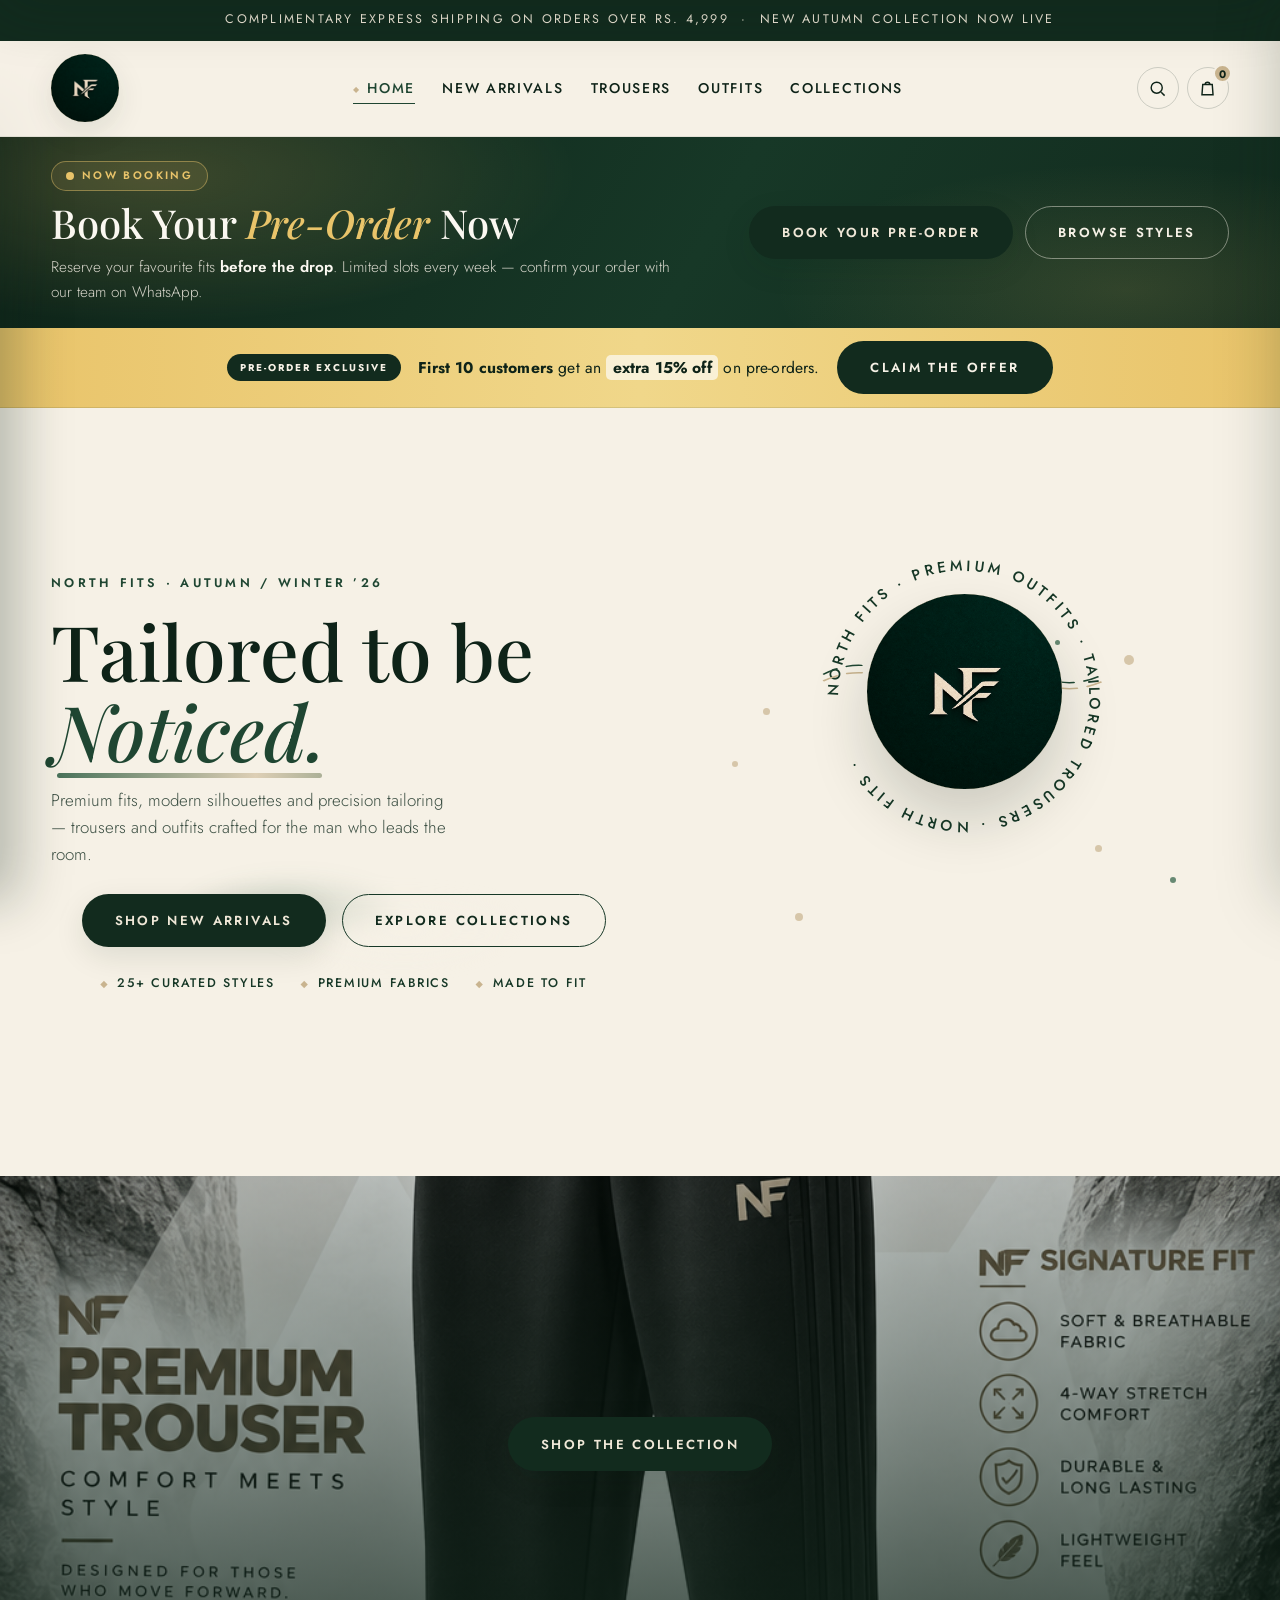
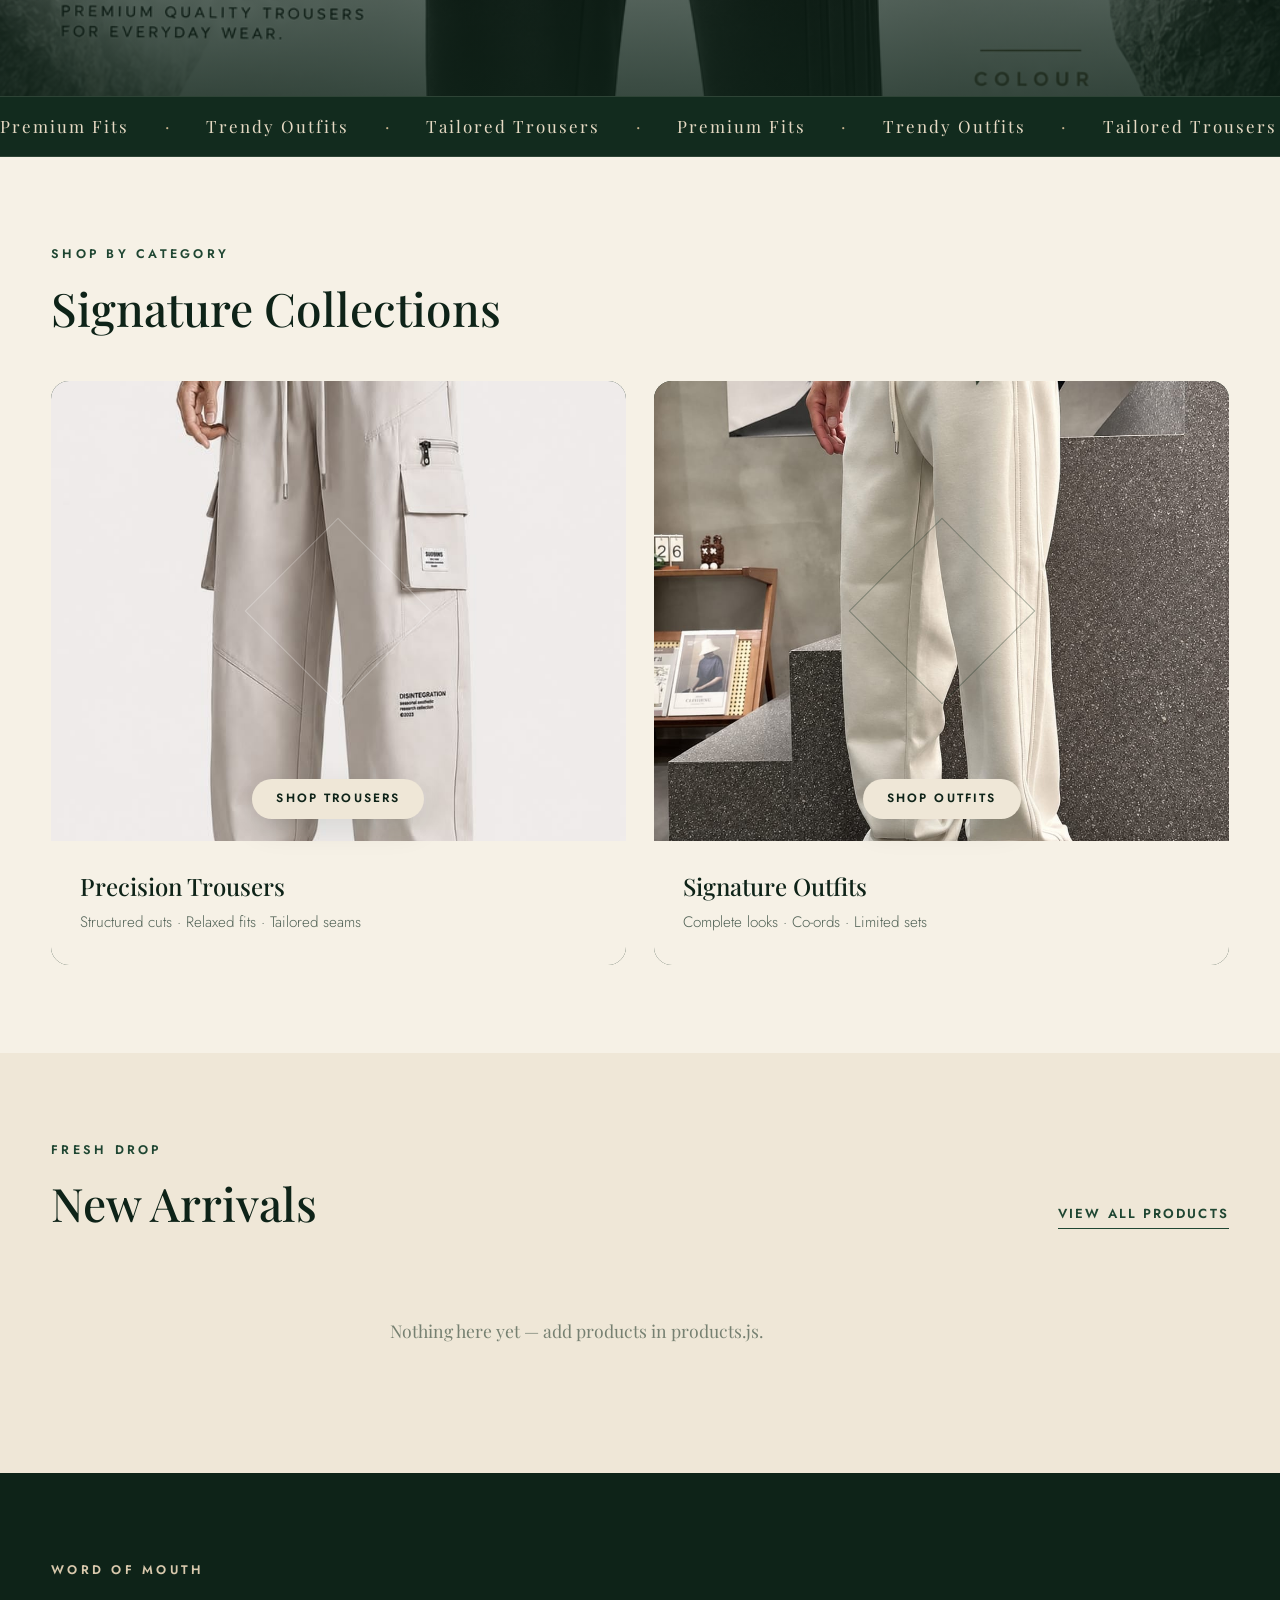
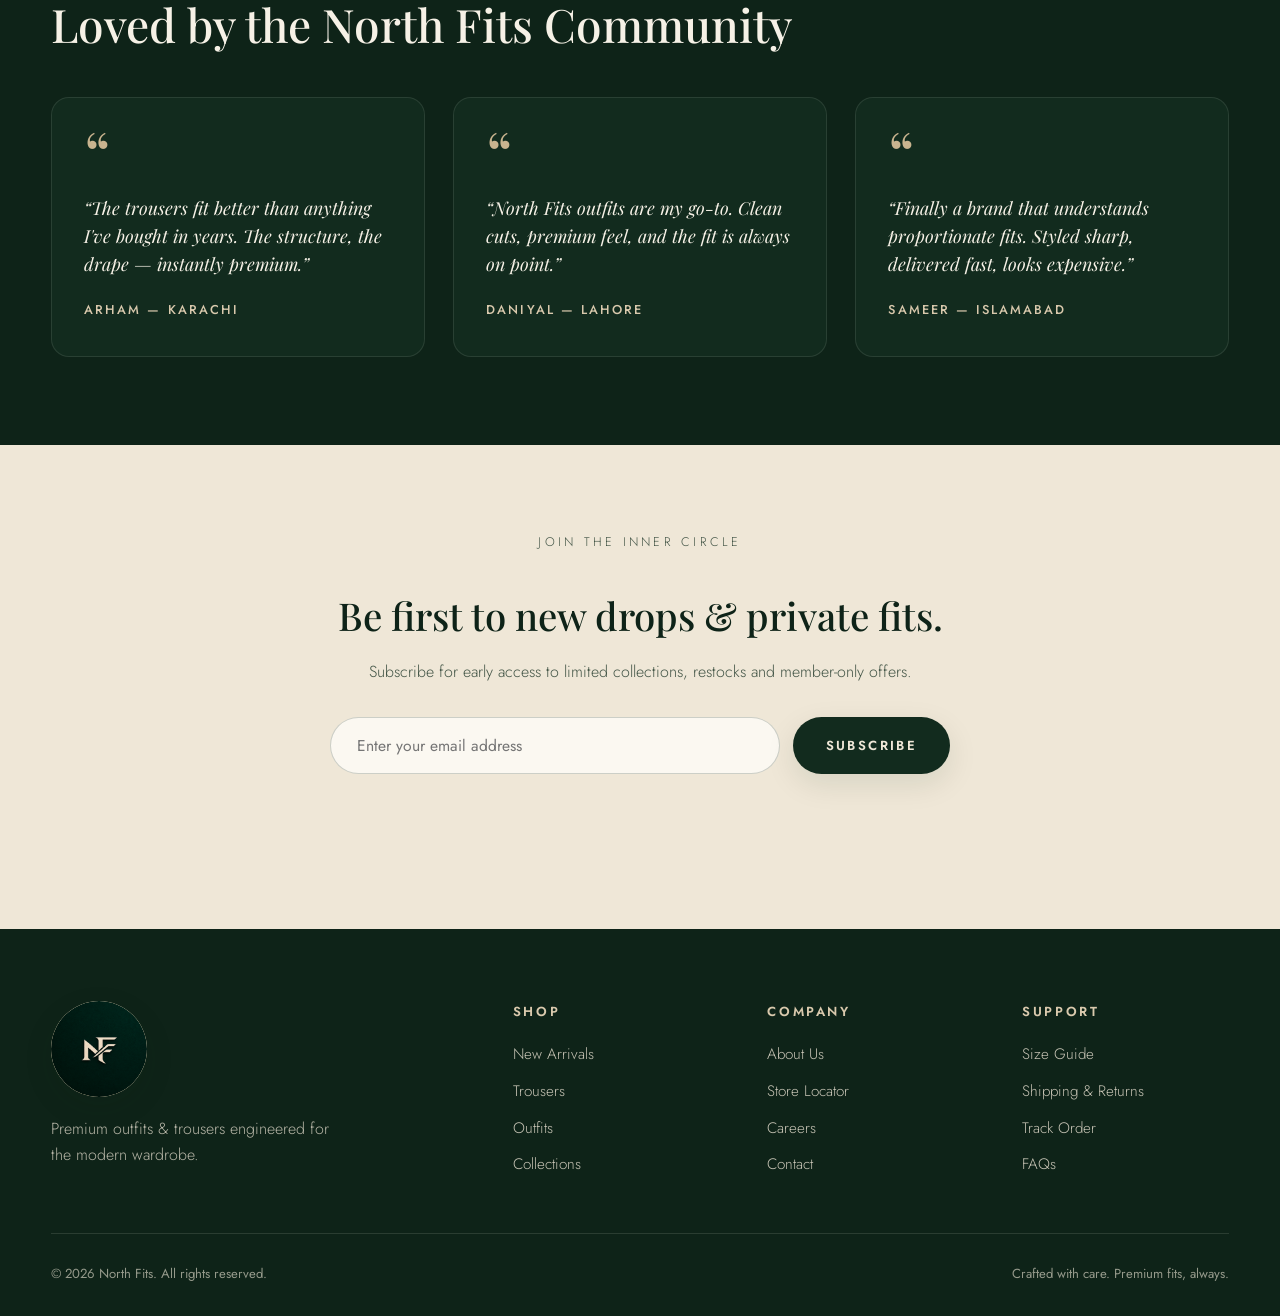
<file: index.html>
<!DOCTYPE html>
<html lang="en">
<head>
  <meta charset="UTF-8" />
  <meta name="viewport" content="width=device-width, initial-scale=1.0" />
  <title>North Fits — Premium Outfits &amp; Trousers</title>
  <meta name="description" content="North Fits — a premium destination for trendy outfits and tailored trousers. Crafted fits, timeless cuts, modern style." />
  <link rel="preconnect" href="https://fonts.googleapis.com" />
  <link rel="preconnect" href="https://fonts.gstatic.com" crossorigin />
  <link href="https://fonts.googleapis.com/css2?family=Playfair+Display:ital,wght@0,400;0,500;0,600;0,700;1,400&family=Jost:wght@300;400;500;600;700&display=swap" rel="stylesheet" />
  <link rel="icon" href="NORTH%20FITS%20LOGO.png" />
  <link rel="stylesheet" href="styles.css" />
</head>
<body>

  <!-- Loader -->
  <div class="loader" data-loader>
    <div class="loader-spin">
      <span class="loader-ring r1"></span>
      <span class="loader-ring r2"></span>
      <img src="NORTH%20FITS%20LOGO.png" alt="North Fits" />
    </div>
  </div>

  <!-- Announcement bar -->
  <div class="announcement">
    <p data-announce>Complimentary Express Shipping on Orders Over Rs. 4,999 &nbsp;·&nbsp; New Autumn Collection Now Live</p>
  </div>

  <!-- Header -->
  <header class="header">
    <div class="container header-inner">
      <button class="nav-toggle" aria-label="Open menu" aria-expanded="false">
        <span></span><span></span><span></span>
      </button>

      <a class="brand" href="index.html">
        <span class="brand-frame"><img src="NORTH%20FITS%20LOGO.png" alt="North Fits" /></span>
      </a>

      <nav class="nav" aria-label="Primary">
        <ul>
          <li><a href="index.html" class="active">Home</a></li>
          <li><a href="arrivals.html">New Arrivals</a></li>
          <li><a href="trousers.html">Trousers</a></li>
          <li><a href="outfits.html">Outfits</a></li>
          <li><a href="collections.html">Collections</a></li>
                  </ul>
      </nav>

      <div class="header-actions">
        <button class="icon-btn" aria-label="Search"><svg viewBox="0 0 24 24" fill="none" stroke="currentColor" stroke-width="1.8"><circle cx="11" cy="11" r="7"/><path d="M21 21l-4.3-4.3"/></svg></button>
        
        <button class="icon-btn cart-btn" aria-label="Cart" data-cart-open>
          <svg viewBox="0 0 24 24" fill="none" stroke="currentColor" stroke-width="1.8"><path d="M6 7h12l1 13H5L6 7z"/><path d="M9 7a3 3 0 0 1 6 0"/></svg>
          <span class="cart-count" data-cart-count>0</span>
        </button>
      </div>
    </div>
  </header>

  <!-- Mobile nav -->
  <div class="mobile-menu" data-mobile-menu>
    <nav aria-label="Mobile">
      <ul>
        <li><a href="index.html">Home</a></li>
        <li><a href="arrivals.html">New Arrivals</a></li>
        <li><a href="trousers.html">Trousers</a></li>
        <li><a href="outfits.html">Outfits</a></li>
        <li><a href="collections.html">Collections</a></li>
              </ul>
    </nav>
  </div>

  <!-- Pre-Order Banner -->
  <section class="preorder-banner">
    <div class="preorder-glow" aria-hidden="true"></div>
    <div class="container preorder-inner">
      <div class="preorder-copy">
        <span class="preorder-tag"><span class="preorder-pulse"></span>Now Booking</span>
        <h2>Book Your <em>Pre-Order</em> Now</h2>
        <p>Reserve your favourite fits <strong>before the drop</strong>. Limited slots every week — confirm your order with our team on WhatsApp.</p>
      </div>
      <div class="preorder-cta">
        <a href="collections.html" class="btn btn-solid">Book Your Pre-Order</a>
        <a href="#new-arrivals" class="btn btn-ghost">Browse Styles</a>
      </div>
    </div>
  </section>

  <!-- Pre-Order Offer Slide -->
  <section class="offer-strip">
    <div class="container offer-inner">
      <span class="offer-badge">Pre-Order Exclusive</span>
      <p class="offer-text"><strong>First 10 customers</strong> get an <em>extra 15% off</em> on pre-orders.</p>
      <a href="collections.html" class="btn btn-gold">Claim the Offer</a>
    </div>
  </section>

  <!-- Hero -->
  <section class="hero">
    <div class="hero-floaters" aria-hidden="true">
      <span class="floater f1"></span>
      <span class="floater f2"></span>
      <span class="floater f3"></span>
      <span class="floater f4"></span>
      <span class="floater f5"></span>
    </div>

    <div class="container hero-inner">
      <div class="hero-copy">
        <p class="eyebrow" data-hero-eyebrow>North Fits · Autumn / Winter ’26</p>
        <h1 data-hero-title>Tailored to be<br /><em>Noticed.</em></h1>
        <p class="lead" data-hero-lead>Premium fits, modern silhouettes and precision tailoring — trousers and outfits crafted for the man who leads the room.</p>
        <div class="hero-cta">
          <a href="arrivals.html" class="btn btn-solid">Shop New Arrivals</a>
          <a href="collections.html" class="btn btn-ghost">Explore Collections</a>
        </div>
        <ul class="hero-meta">
          <li>25+ Curated Styles</li>
          <li>Premium Fabrics</li>
          <li>Made to Fit</li>
        </ul>
      </div>
      <div class="hero-visual">
        <div class="brand-stage">
          <span class="brand-frame seal-center"><img src="NORTH%20FITS%20LOGO.png" alt="North Fits logo" /></span>

          <svg class="seal-ring" viewBox="0 0 220 220" aria-hidden="true">
            <defs>
              <path id="seal-circle" d="M110,110 m-92,0 a92,92 0 1,1 184,0 a92,92 0 1,1 -184,0" />
            </defs>
            <text class="seal-text">
              <textPath href="#seal-circle">
                NORTH FITS · PREMIUM OUTFITS · TAILORED TROUSERS · NORTH FITS ·
              </textPath>
            </text>
          </svg>

          <svg class="wave-lines" viewBox="0 0 260 60" preserveAspectRatio="none" aria-hidden="true">
            <path class="w1" d="M0 30 Q 32 4 65 30 T 130 30 T 195 30 T 260 30" />
            <path class="w2" d="M0 40 Q 32 16 65 40 T 130 40 T 195 40 T 260 40" />
          </svg>

          <span class="spark s1"></span>
          <span class="spark s2"></span>
          <span class="spark s3"></span>
          <span class="spark s4"></span>
          <span class="spark s5"></span>
          <span class="spark s6"></span>
          <span class="spark s7"></span>
        </div>
      </div>
    </div>
  </section>

  <!-- Poster banner -->
  <section class="poster">
    <div class="poster-media" style="background-image:url('uploads/hero.png')"></div>
    <div class="poster-overlay"></div>
    <div class="container poster-inner">
      <!-- <p class="eyebrow">North Fits · The Signature Poster</p> -->
      <!-- <h2>Style That Speaks<br />Before You Do.</h2> -->
      <!-- <p>Premium outfits &amp; tailored trousers — precision cuts, rich fabrics and fits built to be noticed.</p> -->
      <a href="collections.html" class="btn btn-solid">Shop the Collection</a>
    </div>
  </section>

  <!-- Marquee -->
  <div class="marquee">
    <div class="marquee-track">
      <span>Premium Fits</span><span>·</span>
      <span>Trendy Outfits</span><span>·</span>
      <span>Tailored Trousers</span><span>·</span>
      <span>Premium Fits</span><span>·</span>
      <span>Trendy Outfits</span><span>·</span>
      <span>Tailored Trousers</span><span>·</span>
    </div>
  </div>

  <!-- Categories -->
  <section class="section" id="collections">
    <div class="container">
      <div class="section-head">
        <p class="eyebrow">Shop by Category</p>
        <h2>Signature Collections</h2>
      </div>
      <div class="collections">
        <a href="trousers.html" class="collection-item" data-collection="0">
          <div class="collection-visual vis-trousers" style="background:url('uploads/sign1.jpg') center/cover no-repeat">
            <span class="collection-chip">Shop Trousers</span>
          </div>
          <div class="collection-meta">
            <h3>Precision Trousers</h3>
            <p>Structured cuts · Relaxed fits · Tailored seams</p>
          </div>
        </a>
        <a href="outfits.html" class="collection-item" data-collection="1">
          <div class="collection-visual vis-outfits" style="background:url('uploads/sign2.jpg') center/cover no-repeat">
            <span class="collection-chip">Shop Outfits</span>
          </div>
          <div class="collection-meta">
            <h3>Signature Outfits</h3>
            <p>Complete looks · Co-ords · Limited sets</p>
          </div>
        </a>
      </div>
    </div>
  </section>

  <!-- Featured products -->
  <section class="section section-tint" id="new-arrivals">
    <div class="container">
      <div class="section-head row">
        <div>
          <p class="eyebrow">Fresh Drop</p>
          <h2>New Arrivals</h2>
        </div>
        <a href="arrivals.html" class="text-link">View All Products</a>
      </div>
      <div class="product-grid" data-products data-filter="featured"></div>
    </div>
  </section>

  <!-- Testimonials -->
  <section class="section section-dark">
    <div class="container">
      <div class="section-head">
        <p class="eyebrow">Word of Mouth</p>
        <h2>Loved by the North Fits Community</h2>
      </div>
      <div class="testimonials">
        <figure class="quote">
          <blockquote>“The trousers fit better than anything I've bought in years. The structure, the drape — instantly premium.”</blockquote>
          <figcaption>Arham — Karachi</figcaption>
        </figure>
        <figure class="quote">
          <blockquote>“North Fits outfits are my go-to. Clean cuts, premium feel, and the fit is always on point.”</blockquote>
          <figcaption>Daniyal — Lahore</figcaption>
        </figure>
        <figure class="quote">
          <blockquote>“Finally a brand that understands proportionate fits. Styled sharp, delivered fast, looks expensive.”</blockquote>
          <figcaption>Sameer — Islamabad</figcaption>
        </figure>
      </div>
    </div>
  </section>

  <!-- Newsletter -->
  <section class="section newsletter">
    <div class="container newsletter-inner">
      <p class="eyebrow">Join the Inner Circle</p>
      <h2>Be first to new drops &amp; private fits.</h2>
      <p>Subscribe for early access to limited collections, restocks and member-only offers.</p>
      <form class="newsletter-form" data-newsletter>
        <input type="email" placeholder="Enter your email address" aria-label="Email address" required />
        <button type="submit" class="btn btn-solid">Subscribe</button>
      </form>
      <p class="form-note" data-newsletter-note></p>
    </div>
  </section>

  <!-- Footer -->
  <footer class="footer">
    <div class="container footer-grid">
      <div class="footer-brand">
        <span class="brand-frame footer-logo"><img src="NORTH%20FITS%20LOGO.png" alt="North Fits" /></span>
        <p>Premium outfits &amp; trousers engineered for the modern wardrobe.</p>
      </div>
      <div class="footer-col">
        <h4>Shop</h4>
        <ul>
          <li><a href="arrivals.html">New Arrivals</a></li>
          <li><a href="trousers.html">Trousers</a></li>
          <li><a href="outfits.html">Outfits</a></li>
          <li><a href="collections.html">Collections</a></li>
        </ul>
      </div>
      <div class="footer-col">
        <h4>Company</h4>
        <ul>
          <li><a href="about.html">About Us</a></li>
          <li><a href="about.html">Store Locator</a></li>
          <li><a href="about.html">Careers</a></li>
          <li><a href="about.html">Contact</a></li>
        </ul>
      </div>
      <div class="footer-col">
        <h4>Support</h4>
        <ul>
          <li><a href="trousers.html">Size Guide</a></li>
          <li><a href="about.html">Shipping &amp; Returns</a></li>
          <li><a href="about.html">Track Order</a></li>
          <li><a href="about.html">FAQs</a></li>
        </ul>
      </div>
    </div>
    <div class="container footer-bottom">
      <p>© <span data-year>2026</span> North Fits. All rights reserved.</p>
      <p>Crafted with care. Premium fits, always.</p>
    </div>
  </footer>

  <!-- Cart drawer -->
  <div class="cart-backdrop" data-cart-backdrop></div>
  <aside class="cart" data-cart aria-label="Shopping cart">
    <div class="cart-head">
      <h3>Your Cart</h3>
      <button class="icon-btn" aria-label="Close cart" data-cart-close><svg viewBox="0 0 24 24" fill="none" stroke="currentColor" stroke-width="1.8"><path d="M6 6l12 12M18 6L6 18"/></svg></button>
    </div>
    <ul class="cart-list" data-cart-list></ul>
    <div class="cart-foot">
      <div class="cart-total"><span>Subtotal</span><strong data-cart-total>Rs. 0</strong></div>
      <button class="btn btn-solid btn-block" data-checkout>Checkout</button>
      <p class="cart-note">Taxes &amp; shipping calculated at checkout.</p>
    </div>
  </aside>

  

  <script src="products.js"></script>
  <script src="script.js"></script>
</body>
</html>
</file>
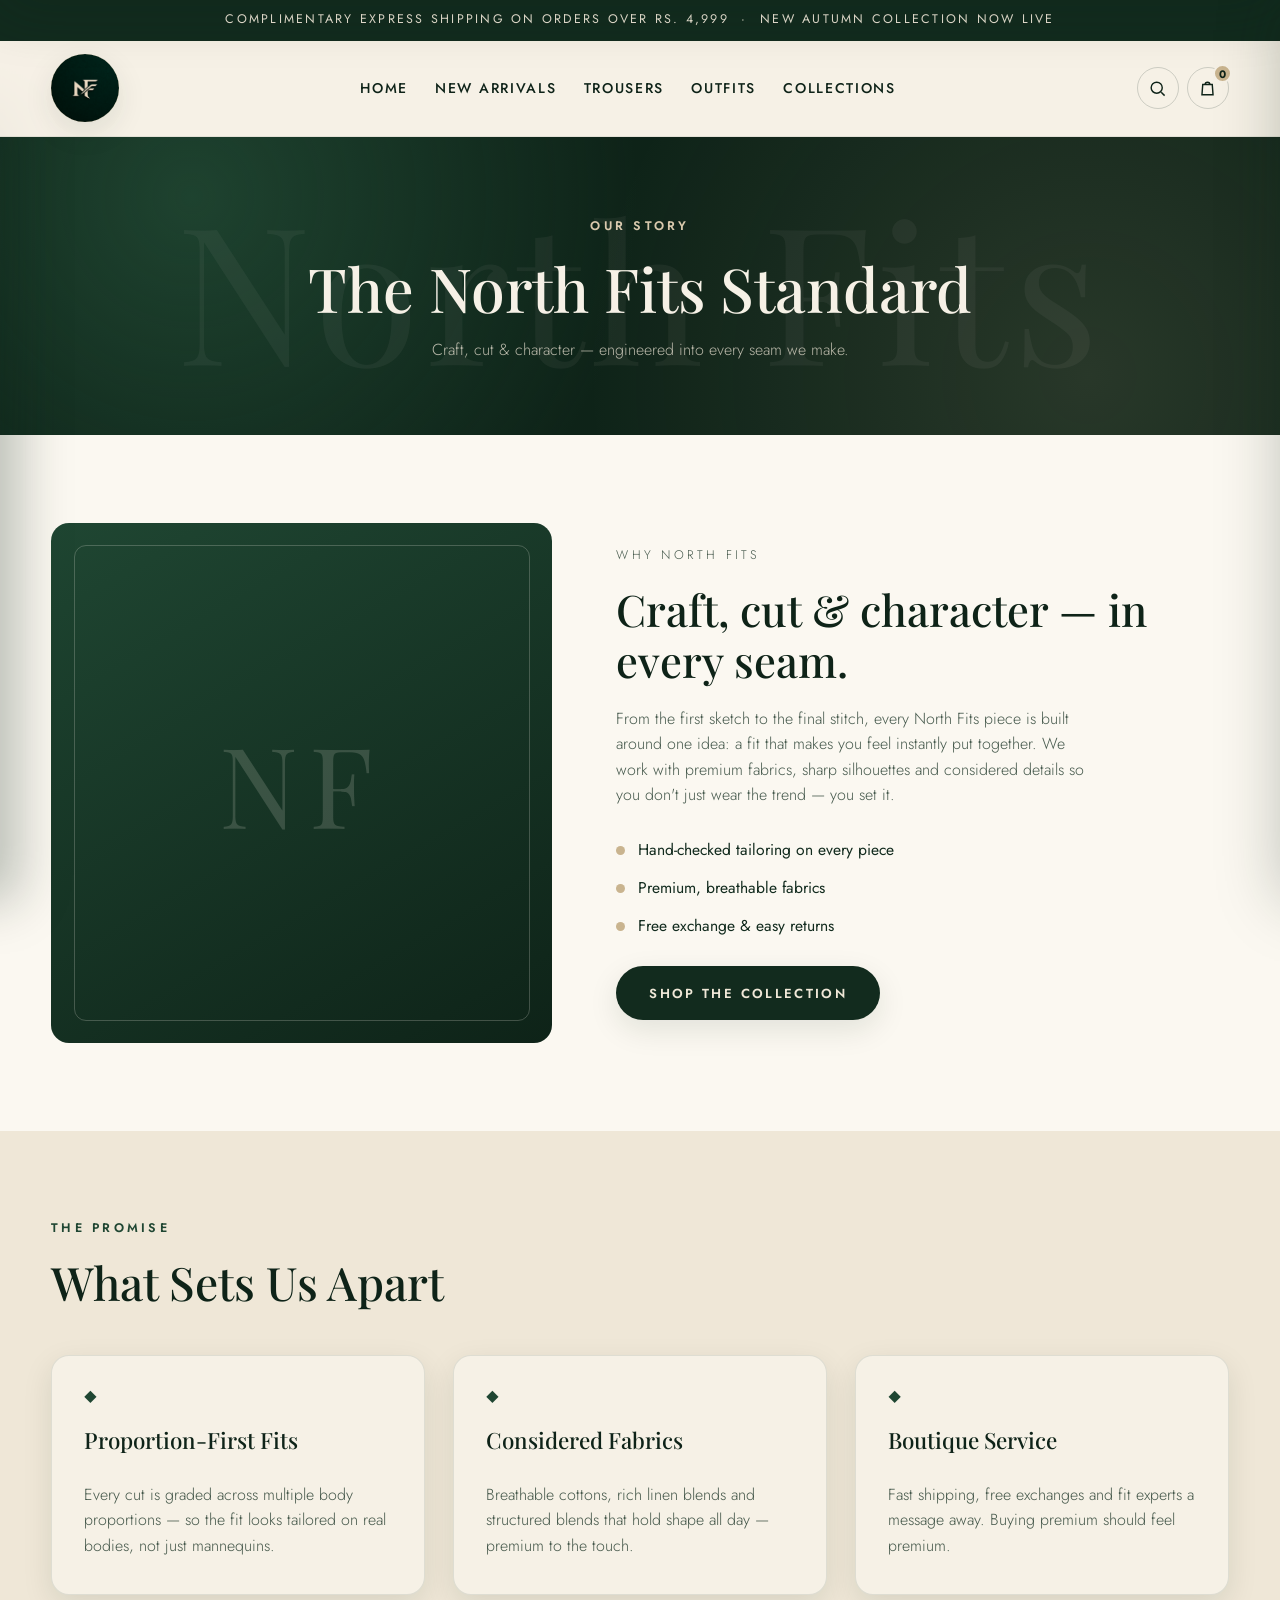
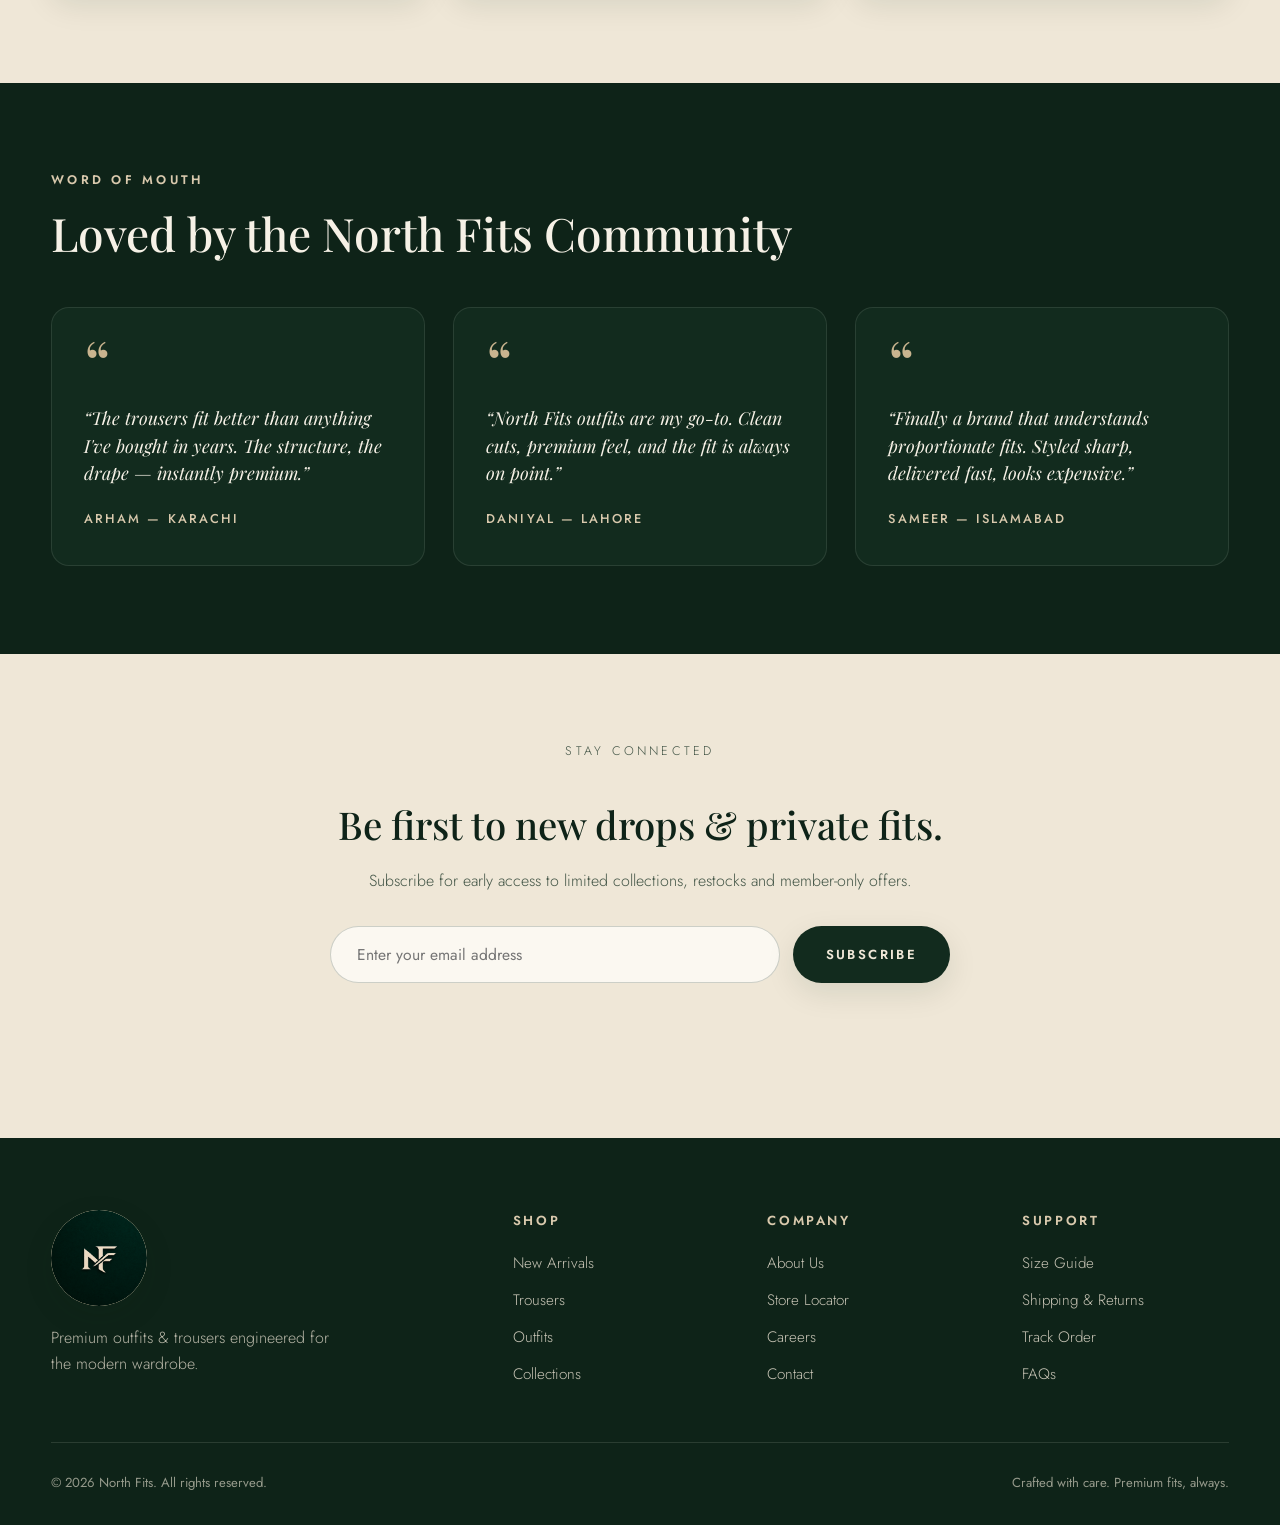
<file: about.html>
<!DOCTYPE html>
<html lang="en">
<head>
  <meta charset="UTF-8" />
  <meta name="viewport" content="width=device-width, initial-scale=1.0" />
  <title>About North Fits — Our Story</title>
  <meta name="description" content="The North Fits story — craft, cut & character in every seam. Learn about our philosophy, fabrics and fit promise." />
  <link rel="preconnect" href="https://fonts.googleapis.com" />
  <link rel="preconnect" href="https://fonts.gstatic.com" crossorigin />
  <link href="https://fonts.googleapis.com/css2?family=Playfair+Display:ital,wght@0,400;0,500;0,600;0,700;1,400&family=Jost:wght@300;400;500;600;700&display=swap" rel="stylesheet" />
  <link rel="icon" href="NORTH%20FITS%20LOGO.png" />
  <link rel="stylesheet" href="styles.css" />
</head>
<body>

  <!-- Loader -->
  <div class="loader" data-loader>
    <div class="loader-spin">
      <span class="loader-ring r1"></span>
      <span class="loader-ring r2"></span>
      <img src="NORTH%20FITS%20LOGO.png" alt="North Fits" />
    </div>
  </div>

  <div class="announcement">
    <p>Complimentary Express Shipping on Orders Over Rs. 4,999 &nbsp;·&nbsp; New Autumn Collection Now Live</p>
  </div>

  <header class="header">
    <div class="container header-inner">
      <button class="nav-toggle" aria-label="Open menu" aria-expanded="false">
        <span></span><span></span><span></span>
      </button>

      <a class="brand" href="index.html">
        <span class="brand-frame"><img src="NORTH%20FITS%20LOGO.png" alt="North Fits" /></span>
      </a>

      <nav class="nav" aria-label="Primary">
        <ul>
          <li><a href="index.html">Home</a></li>
          <li><a href="arrivals.html">New Arrivals</a></li>
          <li><a href="trousers.html">Trousers</a></li>
          <li><a href="outfits.html">Outfits</a></li>
          <li><a href="collections.html">Collections</a></li>
        </ul>
      </nav>

      <div class="header-actions">
        <button class="icon-btn" aria-label="Search"><svg viewBox="0 0 24 24" fill="none" stroke="currentColor" stroke-width="1.8"><circle cx="11" cy="11" r="7"/><path d="M21 21l-4.3-4.3"/></svg></button>
        
        <button class="icon-btn cart-btn" aria-label="Cart" data-cart-open>
          <svg viewBox="0 0 24 24" fill="none" stroke="currentColor" stroke-width="1.8"><path d="M6 7h12l1 13H5L6 7z"/><path d="M9 7a3 3 0 0 1 6 0"/></svg>
          <span class="cart-count" data-cart-count>0</span>
        </button>
      </div>
    </div>
  </header>

  <div class="mobile-menu" data-mobile-menu>
    <nav aria-label="Mobile">
      <ul>
        <li><a href="index.html">Home</a></li>
        <li><a href="arrivals.html">New Arrivals</a></li>
        <li><a href="trousers.html">Trousers</a></li>
        <li><a href="outfits.html">Outfits</a></li>
        <li><a href="collections.html">Collections</a></li>
              </ul>
    </nav>
  </div>

  <section class="page-hero">
    <span class="page-hero-mark">North Fits</span>
    <div class="container">
      <p class="eyebrow">Our Story</p>
      <h1>The North Fits Standard</h1>
      <p class="lead">Craft, cut &amp; character — engineered into every seam we make.</p>
    </div>
  </section>

  <section class="section editorial">
    <div class="container editorial-grid">
      <div class="editorial-visual">
        <div class="ed-badge">NF</div>
      </div>
      <div class="editorial-copy">
        <p class="eyebrow">Why North Fits</p>
        <h2>Craft, cut &amp; character — in every seam.</h2>
        <p>From the first sketch to the final stitch, every North Fits piece is built around one idea: a fit that makes you feel instantly put together. We work with premium fabrics, sharp silhouettes and considered details so you don't just wear the trend — you set it.</p>
        <ul class="perks">
          <li><span class="perk-dot"></span>Hand-checked tailoring on every piece</li>
          <li><span class="perk-dot"></span>Premium, breathable fabrics</li>
          <li><span class="perk-dot"></span>Free exchange &amp; easy returns</li>
        </ul>
        <a href="collections.html" class="btn btn-solid">Shop the Collection</a>
      </div>
    </div>
  </section>

  <section class="section section-tint">
    <div class="container">
      <div class="section-head">
        <p class="eyebrow">The Promise</p>
        <h2>What Sets Us Apart</h2>
      </div>
      <div class="testimonials">
        <div class="quote feat">
          <h3>Proportion-First Fits</h3>
          <p>Every cut is graded across multiple body proportions — so the fit looks tailored on real bodies, not just mannequins.</p>
        </div>
        <div class="quote feat">
          <h3>Considered Fabrics</h3>
          <p>Breathable cottons, rich linen blends and structured blends that hold shape all day — premium to the touch.</p>
        </div>
        <div class="quote feat">
          <h3>Boutique Service</h3>
          <p>Fast shipping, free exchanges and fit experts a message away. Buying premium should feel premium.</p>
        </div>
      </div>
    </div>
  </section>

  <section class="section section-dark">
    <div class="container">
      <div class="section-head">
        <p class="eyebrow">Word of Mouth</p>
        <h2>Loved by the North Fits Community</h2>
      </div>
      <div class="testimonials">
        <figure class="quote">
          <blockquote>“The trousers fit better than anything I've bought in years. The structure, the drape — instantly premium.”</blockquote>
          <figcaption>Arham — Karachi</figcaption>
        </figure>
        <figure class="quote">
          <blockquote>“North Fits outfits are my go-to. Clean cuts, premium feel, and the fit is always on point.”</blockquote>
          <figcaption>Daniyal — Lahore</figcaption>
        </figure>
        <figure class="quote">
          <blockquote>“Finally a brand that understands proportionate fits. Styled sharp, delivered fast, looks expensive.”</blockquote>
          <figcaption>Sameer — Islamabad</figcaption>
        </figure>
      </div>
    </div>
  </section>

  <section class="section newsletter">
    <div class="container newsletter-inner">
      <p class="eyebrow">Stay Connected</p>
      <h2>Be first to new drops &amp; private fits.</h2>
      <p>Subscribe for early access to limited collections, restocks and member-only offers.</p>
      <form class="newsletter-form" data-newsletter>
        <input type="email" placeholder="Enter your email address" aria-label="Email address" required />
        <button type="submit" class="btn btn-solid">Subscribe</button>
      </form>
      <p class="form-note" data-newsletter-note></p>
    </div>
  </section>

  <footer class="footer">
    <div class="container footer-grid">
      <div class="footer-brand">
        <span class="brand-frame footer-logo"><img src="NORTH%20FITS%20LOGO.png" alt="North Fits" /></span>
        <p>Premium outfits &amp; trousers engineered for the modern wardrobe.</p>
      </div>
      <div class="footer-col">
        <h4>Shop</h4>
        <ul>
          <li><a href="arrivals.html">New Arrivals</a></li>
          <li><a href="trousers.html">Trousers</a></li>
          <li><a href="outfits.html">Outfits</a></li>
          <li><a href="collections.html">Collections</a></li>
        </ul>
      </div>
      <div class="footer-col">
        <h4>Company</h4>
        <ul>
          <li><a href="about.html">About Us</a></li>
          <li><a href="about.html">Store Locator</a></li>
          <li><a href="about.html">Careers</a></li>
          <li><a href="about.html">Contact</a></li>
        </ul>
      </div>
      <div class="footer-col">
        <h4>Support</h4>
        <ul>
          <li><a href="trousers.html">Size Guide</a></li>
          <li><a href="about.html">Shipping &amp; Returns</a></li>
          <li><a href="about.html">Track Order</a></li>
          <li><a href="about.html">FAQs</a></li>
        </ul>
      </div>
    </div>
    <div class="container footer-bottom">
      <p>© <span data-year>2026</span> North Fits. All rights reserved.</p>
      <p>Crafted with care. Premium fits, always.</p>
    </div>
  </footer>

  <div class="cart-backdrop" data-cart-backdrop></div>
  <aside class="cart" data-cart aria-label="Shopping cart">
    <div class="cart-head">
      <h3>Your Cart</h3>
      <button class="icon-btn" aria-label="Close cart" data-cart-close><svg viewBox="0 0 24 24" fill="none" stroke="currentColor" stroke-width="1.8"><path d="M6 6l12 12M18 6L6 18"/></svg></button>
    </div>
    <ul class="cart-list" data-cart-list></ul>
    <div class="cart-foot">
      <div class="cart-total"><span>Subtotal</span><strong data-cart-total>Rs. 0</strong></div>
      <button class="btn btn-solid btn-block">Checkout</button>
      <p class="cart-note">Taxes &amp; shipping calculated at checkout.</p>
    </div>
  </aside>

  

  <script src="products.js"></script>
  <script src="script.js"></script>
</body>
</html>
</file>
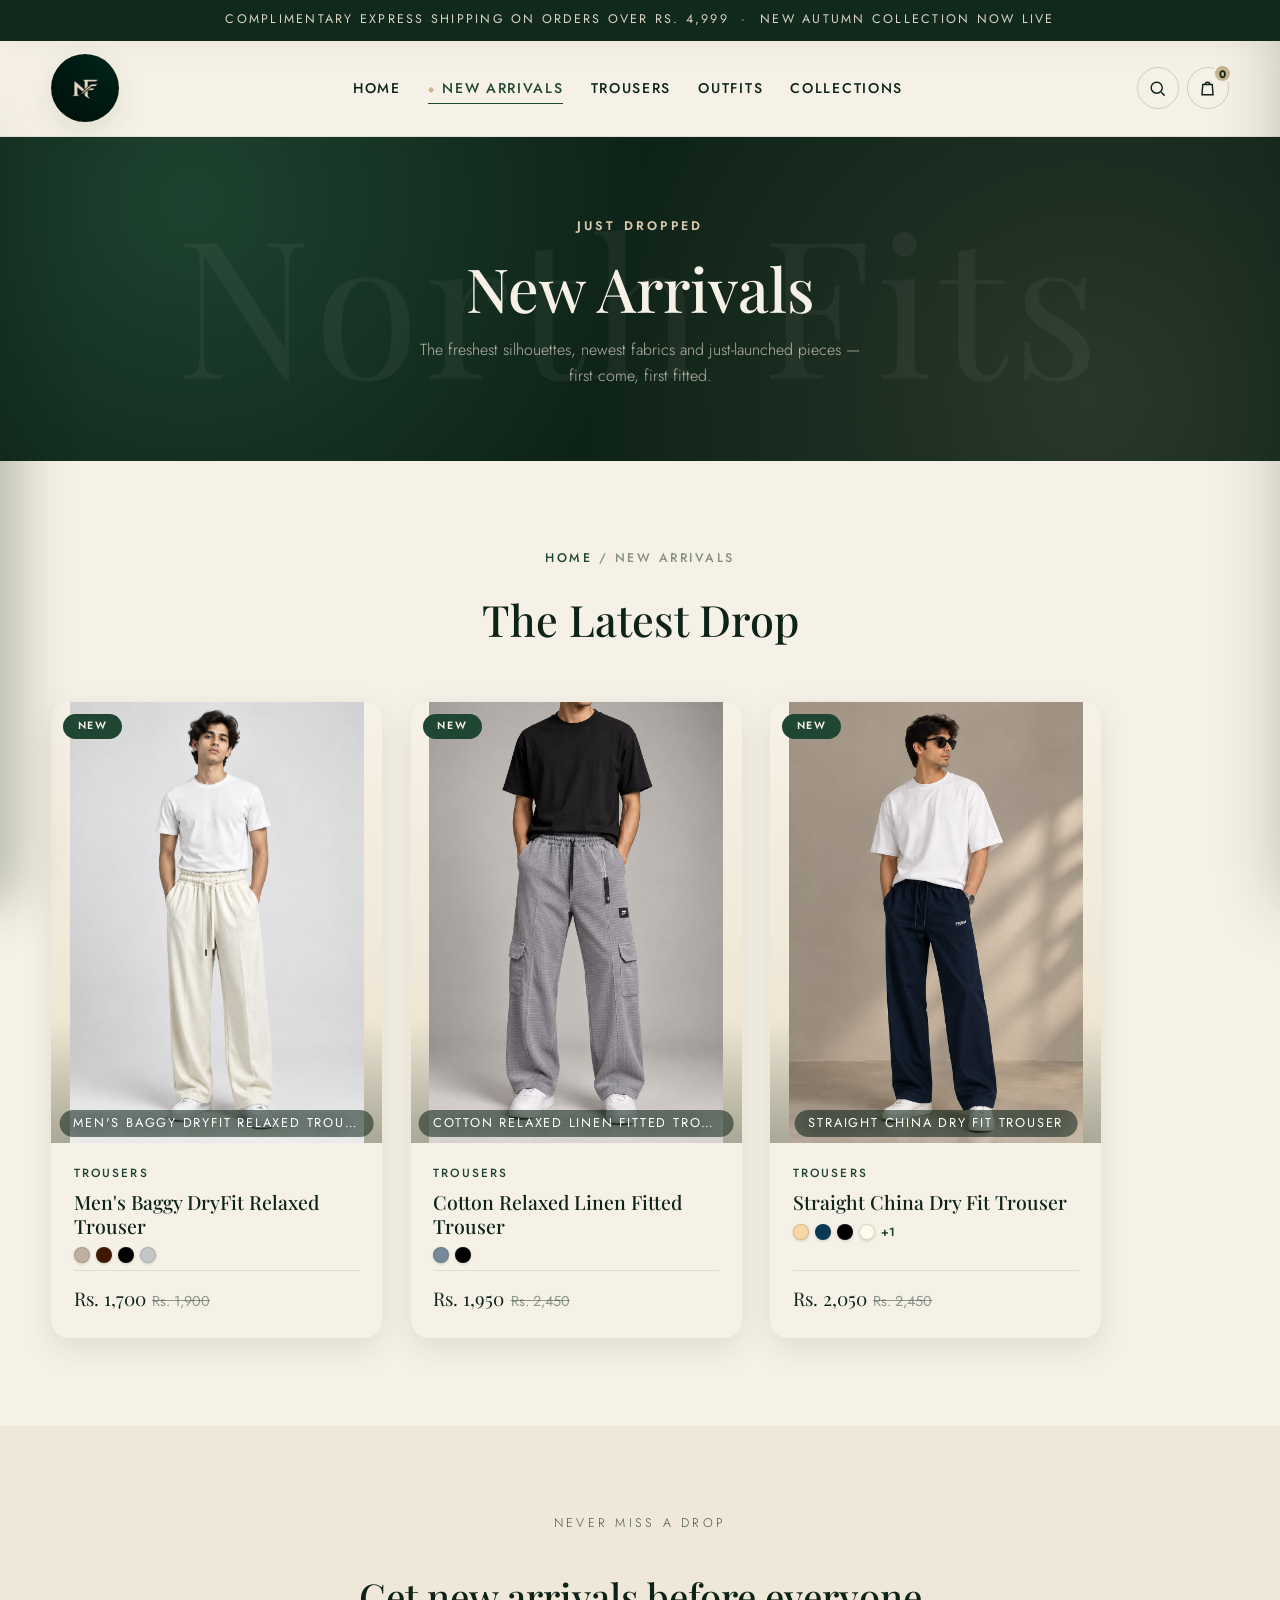
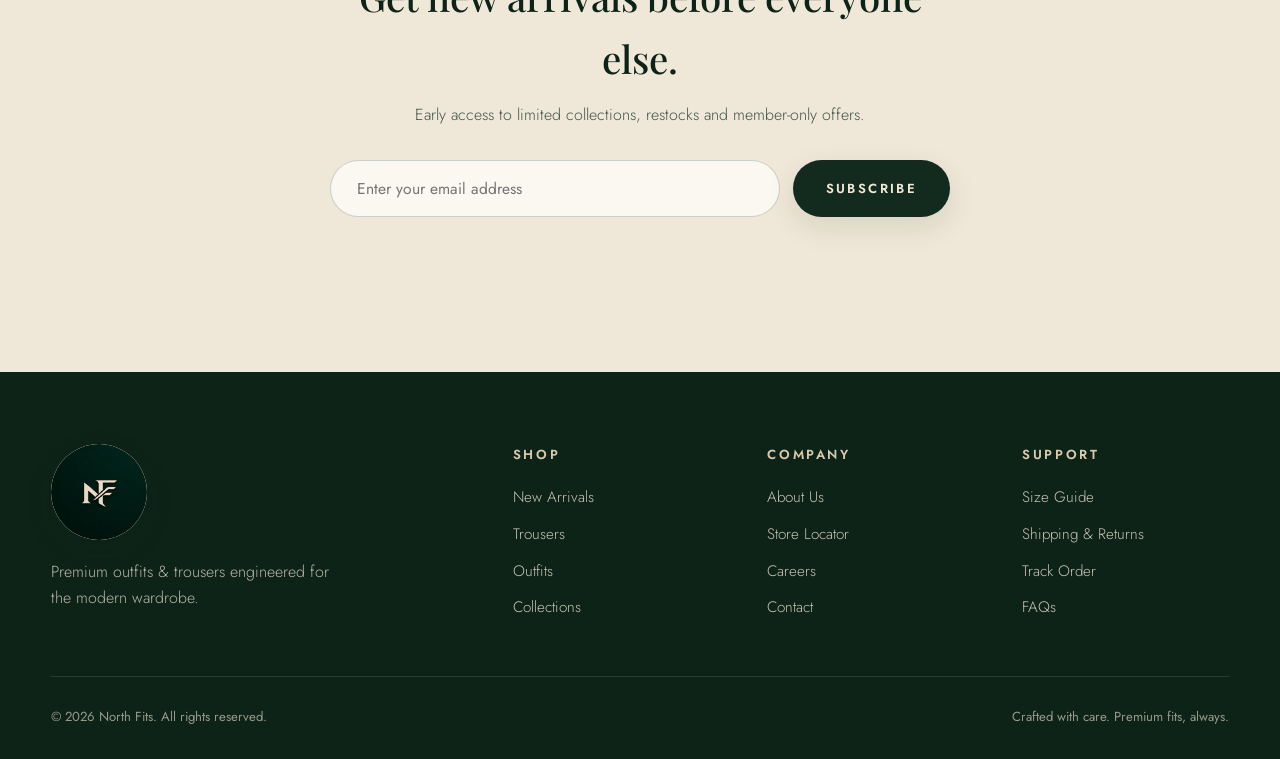
<file: arrivals.html>
<!DOCTYPE html>
<html lang="en">
<head>
  <meta charset="UTF-8" />
  <meta name="viewport" content="width=device-width, initial-scale=1.0" />
  <title>New Arrivals — North Fits</title>
  <meta name="description" content="Fresh drops from North Fits — the newest trendy outfits and tailored trousers, straight into your wardrobe." />
  <link rel="preconnect" href="https://fonts.googleapis.com" />
  <link rel="preconnect" href="https://fonts.gstatic.com" crossorigin />
  <link href="https://fonts.googleapis.com/css2?family=Playfair+Display:ital,wght@0,400;0,500;0,600;0,700;1,400&family=Jost:wght@300;400;500;600;700&display=swap" rel="stylesheet" />
  <link rel="icon" href="NORTH%20FITS%20LOGO.png" />
  <link rel="stylesheet" href="styles.css" />
</head>
<body>

  <!-- Loader -->
  <div class="loader" data-loader>
    <div class="loader-spin">
      <span class="loader-ring r1"></span>
      <span class="loader-ring r2"></span>
      <img src="NORTH%20FITS%20LOGO.png" alt="North Fits" />
    </div>
  </div>

  <div class="announcement">
    <p>Complimentary Express Shipping on Orders Over Rs. 4,999 &nbsp;·&nbsp; New Autumn Collection Now Live</p>
  </div>

  <header class="header">
    <div class="container header-inner">
      <button class="nav-toggle" aria-label="Open menu" aria-expanded="false">
        <span></span><span></span><span></span>
      </button>

      <a class="brand" href="index.html">
        <span class="brand-frame"><img src="NORTH%20FITS%20LOGO.png" alt="North Fits" /></span>
      </a>

      <nav class="nav" aria-label="Primary">
        <ul>
          <li><a href="index.html">Home</a></li>
          <li><a href="arrivals.html" class="active">New Arrivals</a></li>
          <li><a href="trousers.html">Trousers</a></li>
          <li><a href="outfits.html">Outfits</a></li>
          <li><a href="collections.html">Collections</a></li>
                  </ul>
      </nav>

      <div class="header-actions">
        <button class="icon-btn" aria-label="Search"><svg viewBox="0 0 24 24" fill="none" stroke="currentColor" stroke-width="1.8"><circle cx="11" cy="11" r="7"/><path d="M21 21l-4.3-4.3"/></svg></button>
        
        <button class="icon-btn cart-btn" aria-label="Cart" data-cart-open>
          <svg viewBox="0 0 24 24" fill="none" stroke="currentColor" stroke-width="1.8"><path d="M6 7h12l1 13H5L6 7z"/><path d="M9 7a3 3 0 0 1 6 0"/></svg>
          <span class="cart-count" data-cart-count>0</span>
        </button>
      </div>
    </div>
  </header>

  <div class="mobile-menu" data-mobile-menu>
    <nav aria-label="Mobile">
      <ul>
        <li><a href="index.html">Home</a></li>
        <li><a href="arrivals.html">New Arrivals</a></li>
        <li><a href="trousers.html">Trousers</a></li>
        <li><a href="outfits.html">Outfits</a></li>
        <li><a href="collections.html">Collections</a></li>
              </ul>
    </nav>
  </div>

  <section class="page-hero">
    <span class="page-hero-mark">North Fits</span>
    <div class="container">
      <p class="eyebrow">Just Dropped</p>
      <h1>New Arrivals</h1>
      <p class="lead">The freshest silhouettes, newest fabrics and just-launched pieces — first come, first fitted.</p>
    </div>
  </section>

  <section class="section">
    <div class="container">
      <div class="page-head">
        <p class="crumb"><a href="index.html">Home</a> / New Arrivals</p>
        <h2>The Latest Drop</h2>
      </div>
      <div class="product-grid" data-products data-filter="new"></div>
    </div>
  </section>

  <section class="section newsletter">
    <div class="container newsletter-inner">
      <p class="eyebrow">Never Miss a Drop</p>
      <h2>Get new arrivals before everyone else.</h2>
      <p>Early access to limited collections, restocks and member-only offers.</p>
      <form class="newsletter-form" data-newsletter>
        <input type="email" placeholder="Enter your email address" aria-label="Email address" required />
        <button type="submit" class="btn btn-solid">Subscribe</button>
      </form>
      <p class="form-note" data-newsletter-note></p>
    </div>
  </section>

  <footer class="footer">
    <div class="container footer-grid">
      <div class="footer-brand">
        <span class="brand-frame footer-logo"><img src="NORTH%20FITS%20LOGO.png" alt="North Fits" /></span>
        <p>Premium outfits &amp; trousers engineered for the modern wardrobe.</p>
      </div>
      <div class="footer-col">
        <h4>Shop</h4>
        <ul>
          <li><a href="arrivals.html">New Arrivals</a></li>
          <li><a href="trousers.html">Trousers</a></li>
          <li><a href="outfits.html">Outfits</a></li>
          <li><a href="collections.html">Collections</a></li>
        </ul>
      </div>
      <div class="footer-col">
        <h4>Company</h4>
        <ul>
          <li><a href="about.html">About Us</a></li>
          <li><a href="about.html">Store Locator</a></li>
          <li><a href="about.html">Careers</a></li>
          <li><a href="about.html">Contact</a></li>
        </ul>
      </div>
      <div class="footer-col">
        <h4>Support</h4>
        <ul>
          <li><a href="trousers.html">Size Guide</a></li>
          <li><a href="about.html">Shipping &amp; Returns</a></li>
          <li><a href="about.html">Track Order</a></li>
          <li><a href="about.html">FAQs</a></li>
        </ul>
      </div>
    </div>
    <div class="container footer-bottom">
      <p>© <span data-year>2026</span> North Fits. All rights reserved.</p>
      <p>Crafted with care. Premium fits, always.</p>
    </div>
  </footer>

  <div class="cart-backdrop" data-cart-backdrop></div>
  <aside class="cart" data-cart aria-label="Shopping cart">
    <div class="cart-head">
      <h3>Your Cart</h3>
      <button class="icon-btn" aria-label="Close cart" data-cart-close><svg viewBox="0 0 24 24" fill="none" stroke="currentColor" stroke-width="1.8"><path d="M6 6l12 12M18 6L6 18"/></svg></button>
    </div>
    <ul class="cart-list" data-cart-list></ul>
    <div class="cart-foot">
      <div class="cart-total"><span>Subtotal</span><strong data-cart-total>Rs. 0</strong></div>
      <button class="btn btn-solid btn-block" data-checkout>Checkout</button>
      <p class="cart-note">Taxes &amp; shipping calculated at checkout.</p>
    </div>
  </aside>

  

  <script src="products.js"></script>
  <script src="script.js"></script>
</body>
</html>
</file>
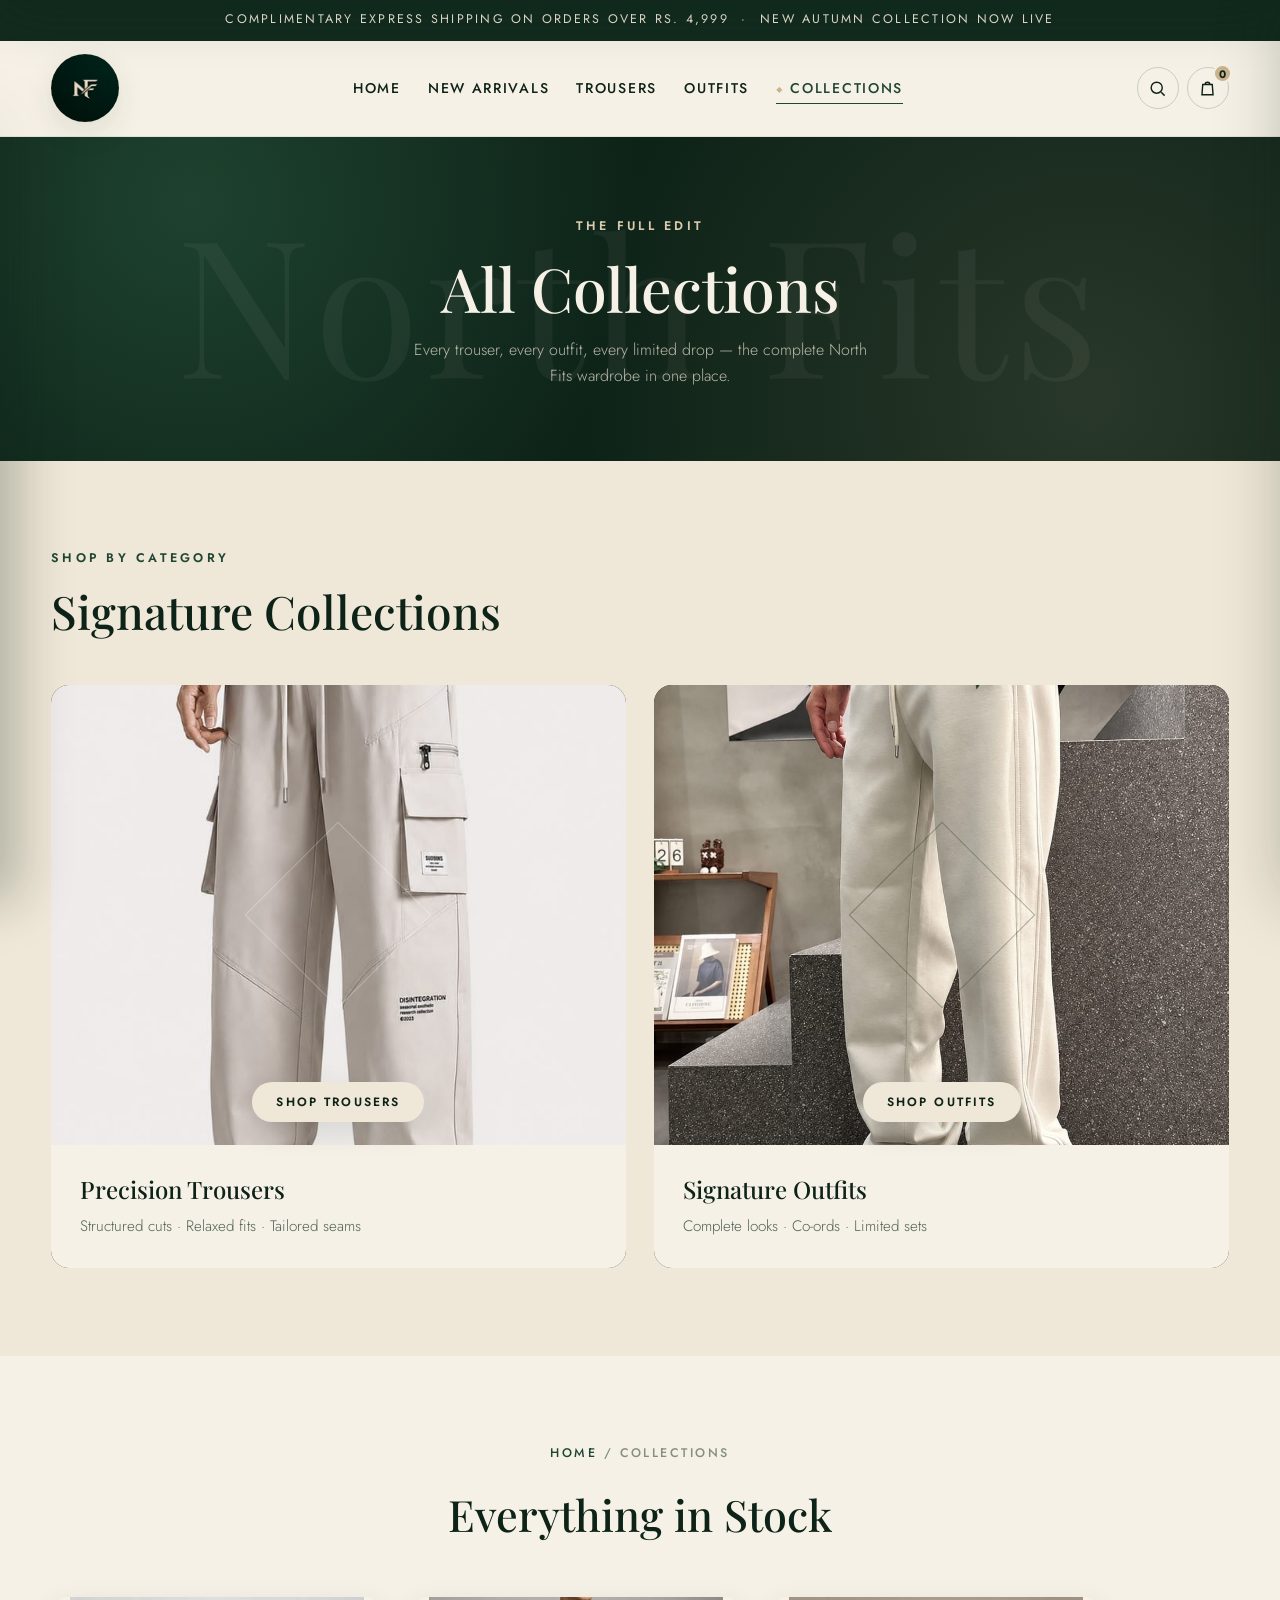
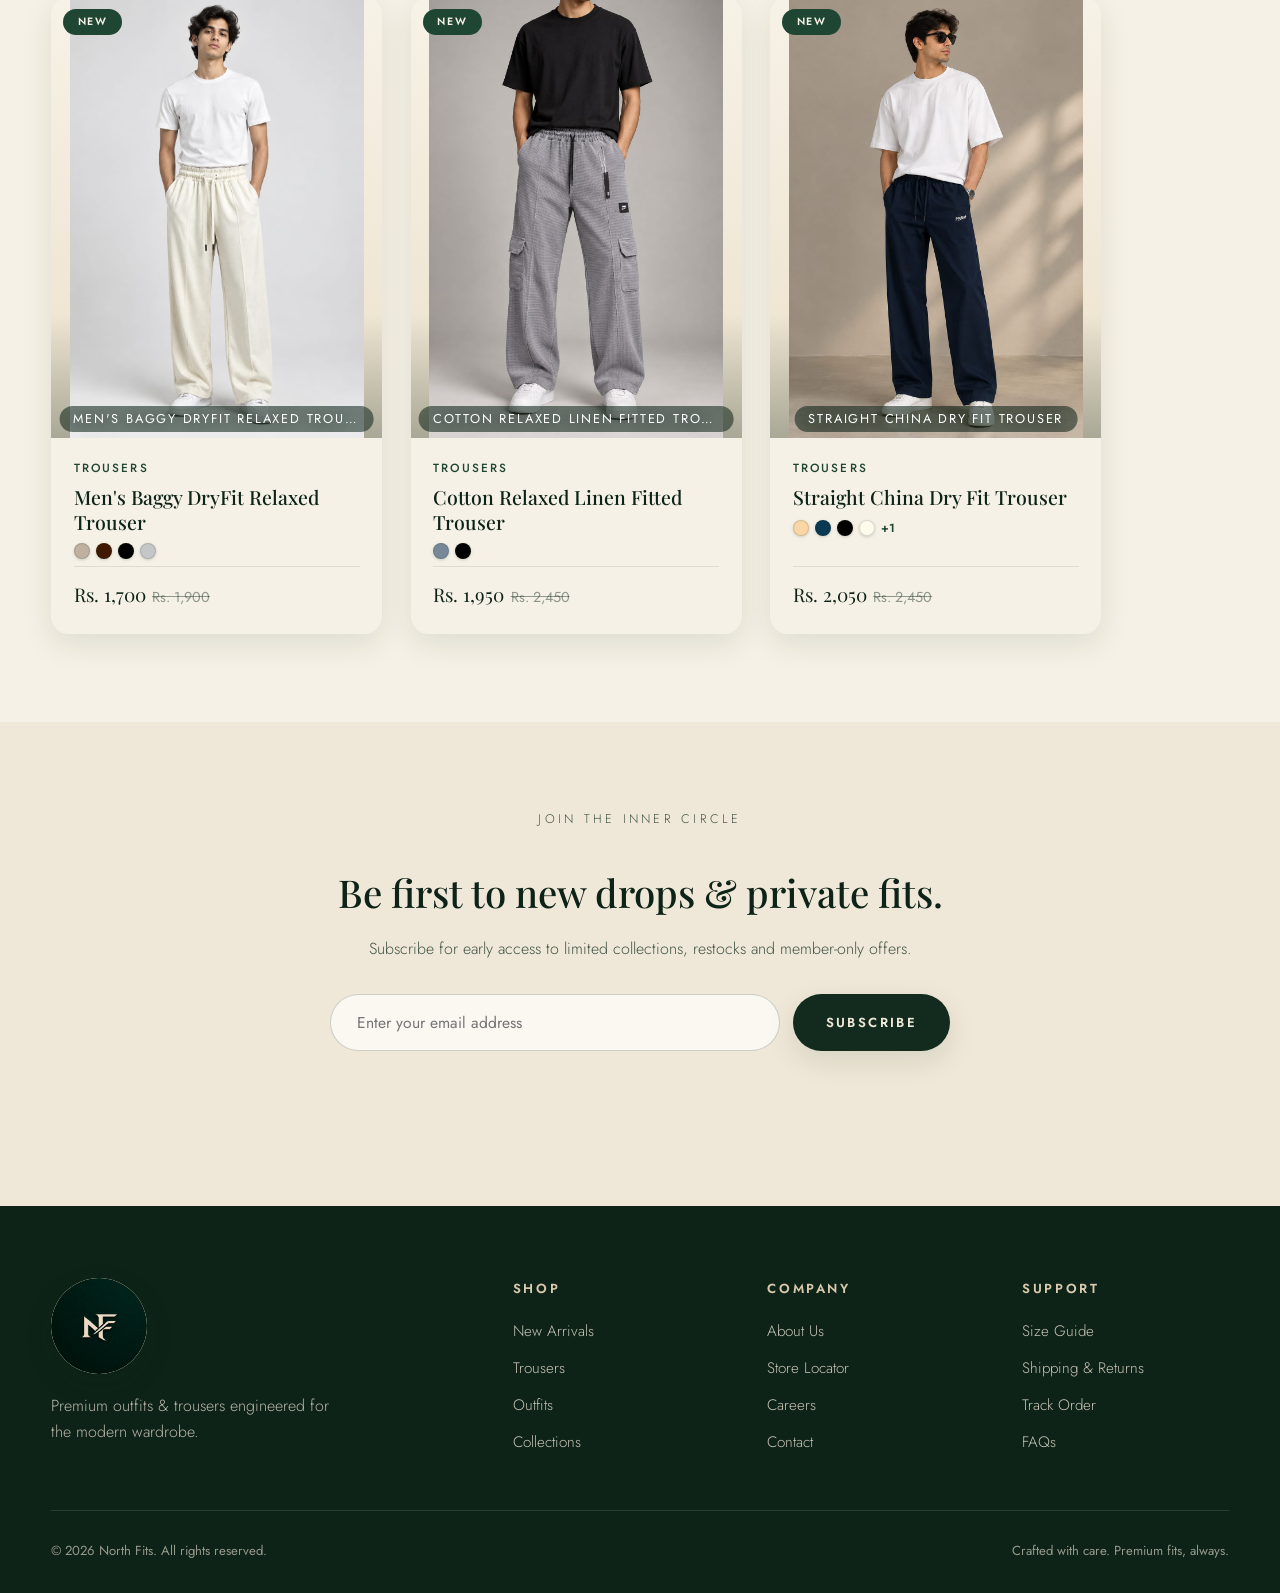
<file: collections.html>
<!DOCTYPE html>
<html lang="en">
<head>
  <meta charset="UTF-8" />
  <meta name="viewport" content="width=device-width, initial-scale=1.0" />
  <title>All Collections — North Fits</title>
  <meta name="description" content="Browse the full North Fits collection — every trendy outfit and premium trouser in one place." />
  <link rel="preconnect" href="https://fonts.googleapis.com" />
  <link rel="preconnect" href="https://fonts.gstatic.com" crossorigin />
  <link href="https://fonts.googleapis.com/css2?family=Playfair+Display:ital,wght@0,400;0,500;0,600;0,700;1,400&family=Jost:wght@300;400;500;600;700&display=swap" rel="stylesheet" />
  <link rel="icon" href="NORTH%20FITS%20LOGO.png" />
  <link rel="stylesheet" href="styles.css" />
</head>
<body>

  <!-- Loader -->
  <div class="loader" data-loader>
    <div class="loader-spin">
      <span class="loader-ring r1"></span>
      <span class="loader-ring r2"></span>
      <img src="NORTH%20FITS%20LOGO.png" alt="North Fits" />
    </div>
  </div>

  <div class="announcement">
    <p>Complimentary Express Shipping on Orders Over Rs. 4,999 &nbsp;·&nbsp; New Autumn Collection Now Live</p>
  </div>

  <header class="header">
    <div class="container header-inner">
      <button class="nav-toggle" aria-label="Open menu" aria-expanded="false">
        <span></span><span></span><span></span>
      </button>

      <a class="brand" href="index.html">
        <span class="brand-frame"><img src="NORTH%20FITS%20LOGO.png" alt="North Fits" /></span>
      </a>

      <nav class="nav" aria-label="Primary">
        <ul>
          <li><a href="index.html">Home</a></li>
          <li><a href="arrivals.html">New Arrivals</a></li>
          <li><a href="trousers.html">Trousers</a></li>
          <li><a href="outfits.html">Outfits</a></li>
          <li><a href="collections.html" class="active">Collections</a></li>
                  </ul>
      </nav>

      <div class="header-actions">
        <button class="icon-btn" aria-label="Search"><svg viewBox="0 0 24 24" fill="none" stroke="currentColor" stroke-width="1.8"><circle cx="11" cy="11" r="7"/><path d="M21 21l-4.3-4.3"/></svg></button>
        
        <button class="icon-btn cart-btn" aria-label="Cart" data-cart-open>
          <svg viewBox="0 0 24 24" fill="none" stroke="currentColor" stroke-width="1.8"><path d="M6 7h12l1 13H5L6 7z"/><path d="M9 7a3 3 0 0 1 6 0"/></svg>
          <span class="cart-count" data-cart-count>0</span>
        </button>
      </div>
    </div>
  </header>

  <div class="mobile-menu" data-mobile-menu>
    <nav aria-label="Mobile">
      <ul>
        <li><a href="index.html">Home</a></li>
        <li><a href="arrivals.html">New Arrivals</a></li>
        <li><a href="trousers.html">Trousers</a></li>
        <li><a href="outfits.html">Outfits</a></li>
        <li><a href="collections.html">Collections</a></li>
              </ul>
    </nav>
  </div>

  <section class="page-hero">
    <span class="page-hero-mark">North Fits</span>
    <div class="container">
      <p class="eyebrow">The Full Edit</p>
      <h1>All Collections</h1>
      <p class="lead">Every trouser, every outfit, every limited drop — the complete North Fits wardrobe in one place.</p>
    </div>
  </section>

  <section class="section section-tint" id="collections">
    <div class="container">
      <div class="section-head">
        <p class="eyebrow">Shop by Category</p>
        <h2>Signature Collections</h2>
      </div>
      <div class="collections">
        <a href="trousers.html" class="collection-item" data-collection="0">
          <div class="collection-visual vis-trousers" style="background:url('uploads/sign1.jpg') center/cover no-repeat">
            <span class="collection-chip">Shop Trousers</span>
          </div>
          <div class="collection-meta">
            <h3>Precision Trousers</h3>
            <p>Structured cuts · Relaxed fits · Tailored seams</p>
          </div>
        </a>
        <a href="outfits.html" class="collection-item" data-collection="1">
          <div class="collection-visual vis-outfits" style="background:url('uploads/sign2.jpg') center/cover no-repeat">
            <span class="collection-chip">Shop Outfits</span>
          </div>
          <div class="collection-meta">
            <h3>Signature Outfits</h3>
            <p>Complete looks · Co-ords · Limited sets</p>
          </div>
        </a>
      </div>
    </div>
  </section>

  <section class="section">
    <div class="container">
      <div class="page-head">
        <p class="crumb"><a href="index.html">Home</a> / Collections</p>
        <h2>Everything in Stock</h2>
      </div>
      <div class="product-grid" data-products></div>
    </div>
  </section>

  <section class="section newsletter">
    <div class="container newsletter-inner">
      <p class="eyebrow">Join the Inner Circle</p>
      <h2>Be first to new drops &amp; private fits.</h2>
      <p>Subscribe for early access to limited collections, restocks and member-only offers.</p>
      <form class="newsletter-form" data-newsletter>
        <input type="email" placeholder="Enter your email address" aria-label="Email address" required />
        <button type="submit" class="btn btn-solid">Subscribe</button>
      </form>
      <p class="form-note" data-newsletter-note></p>
    </div>
  </section>

  <footer class="footer">
    <div class="container footer-grid">
      <div class="footer-brand">
        <span class="brand-frame footer-logo"><img src="NORTH%20FITS%20LOGO.png" alt="North Fits" /></span>
        <p>Premium outfits &amp; trousers engineered for the modern wardrobe.</p>
      </div>
      <div class="footer-col">
        <h4>Shop</h4>
        <ul>
          <li><a href="arrivals.html">New Arrivals</a></li>
          <li><a href="trousers.html">Trousers</a></li>
          <li><a href="outfits.html">Outfits</a></li>
          <li><a href="collections.html">Collections</a></li>
        </ul>
      </div>
      <div class="footer-col">
        <h4>Company</h4>
        <ul>
          <li><a href="about.html">About Us</a></li>
          <li><a href="about.html">Store Locator</a></li>
          <li><a href="about.html">Careers</a></li>
          <li><a href="about.html">Contact</a></li>
        </ul>
      </div>
      <div class="footer-col">
        <h4>Support</h4>
        <ul>
          <li><a href="trousers.html">Size Guide</a></li>
          <li><a href="about.html">Shipping &amp; Returns</a></li>
          <li><a href="about.html">Track Order</a></li>
          <li><a href="about.html">FAQs</a></li>
        </ul>
      </div>
    </div>
    <div class="container footer-bottom">
      <p>© <span data-year>2026</span> North Fits. All rights reserved.</p>
      <p>Crafted with care. Premium fits, always.</p>
    </div>
  </footer>

  <div class="cart-backdrop" data-cart-backdrop></div>
  <aside class="cart" data-cart aria-label="Shopping cart">
    <div class="cart-head">
      <h3>Your Cart</h3>
      <button class="icon-btn" aria-label="Close cart" data-cart-close><svg viewBox="0 0 24 24" fill="none" stroke="currentColor" stroke-width="1.8"><path d="M6 6l12 12M18 6L6 18"/></svg></button>
    </div>
    <ul class="cart-list" data-cart-list></ul>
    <div class="cart-foot">
      <div class="cart-total"><span>Subtotal</span><strong data-cart-total>Rs. 0</strong></div>
      <button class="btn btn-solid btn-block" data-checkout>Checkout</button>
      <p class="cart-note">Taxes &amp; shipping calculated at checkout.</p>
    </div>
  </aside>

  

  <script src="products.js"></script>
  <script src="script.js"></script>
</body>
</html>
</file>
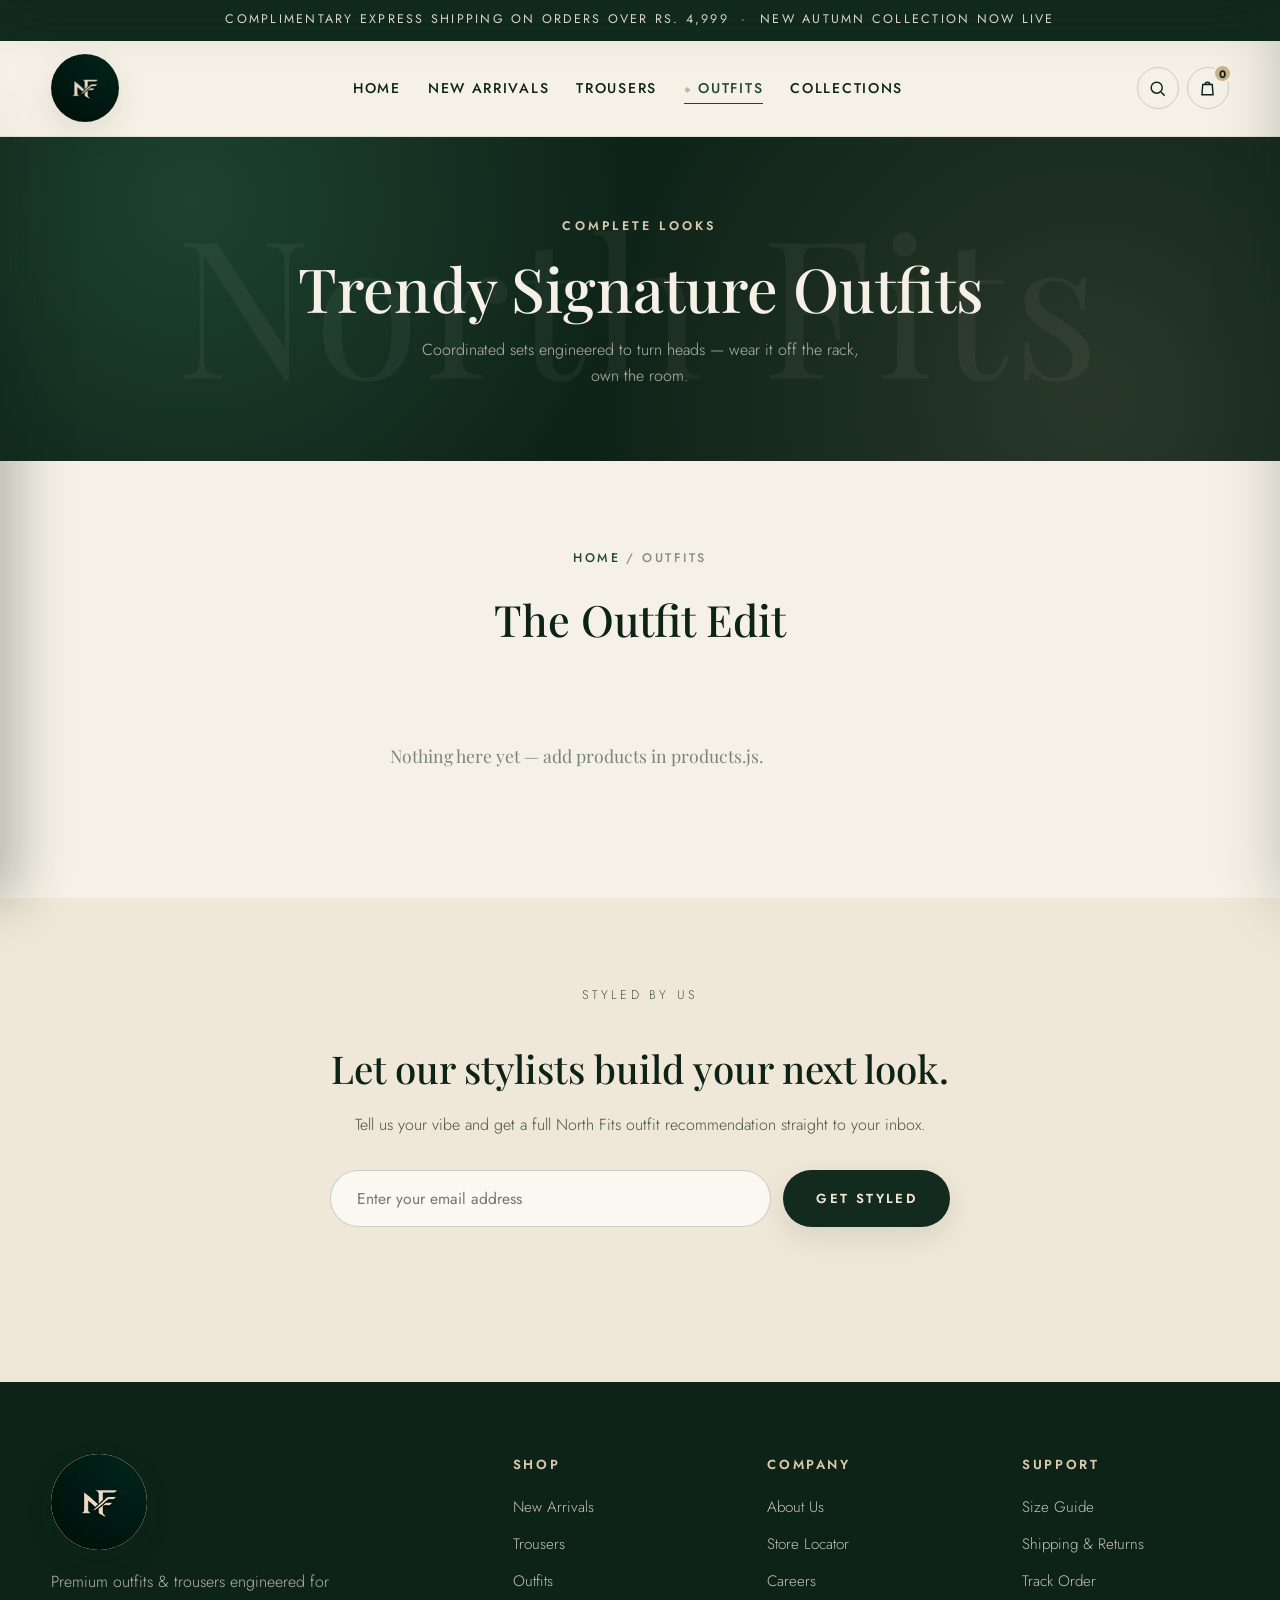
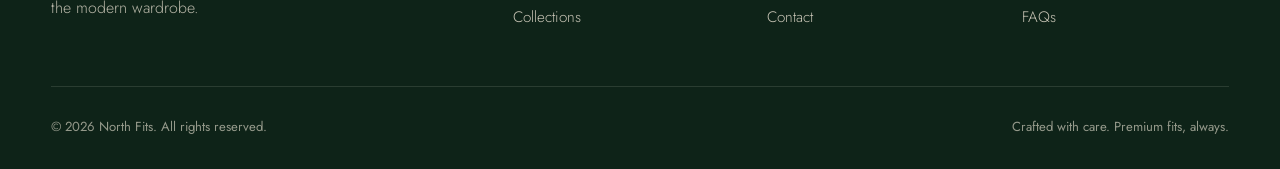
<file: outfits.html>
<!DOCTYPE html>
<html lang="en">
<head>
  <meta charset="UTF-8" />
  <meta name="viewport" content="width=device-width, initial-scale=1.0" />
  <title>Trendy Outfits — North Fits</title>
  <meta name="description" content="Shop complete trendy outfits from North Fits — co-ords, two-piece sets and signature looks in premium fabrics." />
  <link rel="preconnect" href="https://fonts.googleapis.com" />
  <link rel="preconnect" href="https://fonts.gstatic.com" crossorigin />
  <link href="https://fonts.googleapis.com/css2?family=Playfair+Display:ital,wght@0,400;0,500;0,600;0,700;1,400&family=Jost:wght@300;400;500;600;700&display=swap" rel="stylesheet" />
  <link rel="icon" href="NORTH%20FITS%20LOGO.png" />
  <link rel="stylesheet" href="styles.css" />
</head>
<body>

  <!-- Loader -->
  <div class="loader" data-loader>
    <div class="loader-spin">
      <span class="loader-ring r1"></span>
      <span class="loader-ring r2"></span>
      <img src="NORTH%20FITS%20LOGO.png" alt="North Fits" />
    </div>
  </div>

  <div class="announcement">
    <p>Complimentary Express Shipping on Orders Over Rs. 4,999 &nbsp;·&nbsp; New Autumn Collection Now Live</p>
  </div>

  <header class="header">
    <div class="container header-inner">
      <button class="nav-toggle" aria-label="Open menu" aria-expanded="false">
        <span></span><span></span><span></span>
      </button>

      <a class="brand" href="index.html">
        <span class="brand-frame"><img src="NORTH%20FITS%20LOGO.png" alt="North Fits" /></span>
      </a>

      <nav class="nav" aria-label="Primary">
        <ul>
          <li><a href="index.html">Home</a></li>
          <li><a href="arrivals.html">New Arrivals</a></li>
          <li><a href="trousers.html">Trousers</a></li>
          <li><a href="outfits.html" class="active">Outfits</a></li>
          <li><a href="collections.html">Collections</a></li>
                  </ul>
      </nav>

      <div class="header-actions">
        <button class="icon-btn" aria-label="Search"><svg viewBox="0 0 24 24" fill="none" stroke="currentColor" stroke-width="1.8"><circle cx="11" cy="11" r="7"/><path d="M21 21l-4.3-4.3"/></svg></button>
        
        <button class="icon-btn cart-btn" aria-label="Cart" data-cart-open>
          <svg viewBox="0 0 24 24" fill="none" stroke="currentColor" stroke-width="1.8"><path d="M6 7h12l1 13H5L6 7z"/><path d="M9 7a3 3 0 0 1 6 0"/></svg>
          <span class="cart-count" data-cart-count>0</span>
        </button>
      </div>
    </div>
  </header>

  <div class="mobile-menu" data-mobile-menu>
    <nav aria-label="Mobile">
      <ul>
        <li><a href="index.html">Home</a></li>
        <li><a href="arrivals.html">New Arrivals</a></li>
        <li><a href="trousers.html">Trousers</a></li>
        <li><a href="outfits.html">Outfits</a></li>
        <li><a href="collections.html">Collections</a></li>
              </ul>
    </nav>
  </div>

  <section class="page-hero">
    <span class="page-hero-mark">North Fits</span>
    <div class="container">
      <p class="eyebrow">Complete Looks</p>
      <h1>Trendy Signature Outfits</h1>
      <p class="lead">Coordinated sets engineered to turn heads — wear it off the rack, own the room.</p>
    </div>
  </section>

  <section class="section">
    <div class="container">
      <div class="page-head">
        <p class="crumb"><a href="index.html">Home</a> / Outfits</p>
        <h2>The Outfit Edit</h2>
      </div>
      <div class="product-grid" data-products data-filter="outfits"></div>
    </div>
  </section>

  <section class="section newsletter">
    <div class="container newsletter-inner">
      <p class="eyebrow">Styled by Us</p>
      <h2>Let our stylists build your next look.</h2>
      <p>Tell us your vibe and get a full North Fits outfit recommendation straight to your inbox.</p>
      <form class="newsletter-form" data-newsletter>
        <input type="email" placeholder="Enter your email address" aria-label="Email address" required />
        <button type="submit" class="btn btn-solid">Get Styled</button>
      </form>
      <p class="form-note" data-newsletter-note></p>
    </div>
  </section>

  <footer class="footer">
    <div class="container footer-grid">
      <div class="footer-brand">
        <span class="brand-frame footer-logo"><img src="NORTH%20FITS%20LOGO.png" alt="North Fits" /></span>
        <p>Premium outfits &amp; trousers engineered for the modern wardrobe.</p>
      </div>
      <div class="footer-col">
        <h4>Shop</h4>
        <ul>
          <li><a href="arrivals.html">New Arrivals</a></li>
          <li><a href="trousers.html">Trousers</a></li>
          <li><a href="outfits.html">Outfits</a></li>
          <li><a href="collections.html">Collections</a></li>
        </ul>
      </div>
      <div class="footer-col">
        <h4>Company</h4>
        <ul>
          <li><a href="about.html">About Us</a></li>
          <li><a href="about.html">Store Locator</a></li>
          <li><a href="about.html">Careers</a></li>
          <li><a href="about.html">Contact</a></li>
        </ul>
      </div>
      <div class="footer-col">
        <h4>Support</h4>
        <ul>
          <li><a href="trousers.html">Size Guide</a></li>
          <li><a href="about.html">Shipping &amp; Returns</a></li>
          <li><a href="about.html">Track Order</a></li>
          <li><a href="about.html">FAQs</a></li>
        </ul>
      </div>
    </div>
    <div class="container footer-bottom">
      <p>© <span data-year>2026</span> North Fits. All rights reserved.</p>
      <p>Crafted with care. Premium fits, always.</p>
    </div>
  </footer>

  <div class="cart-backdrop" data-cart-backdrop></div>
  <aside class="cart" data-cart aria-label="Shopping cart">
    <div class="cart-head">
      <h3>Your Cart</h3>
      <button class="icon-btn" aria-label="Close cart" data-cart-close><svg viewBox="0 0 24 24" fill="none" stroke="currentColor" stroke-width="1.8"><path d="M6 6l12 12M18 6L6 18"/></svg></button>
    </div>
    <ul class="cart-list" data-cart-list></ul>
    <div class="cart-foot">
      <div class="cart-total"><span>Subtotal</span><strong data-cart-total>Rs. 0</strong></div>
      <button class="btn btn-solid btn-block" data-checkout>Checkout</button>
      <p class="cart-note">Taxes &amp; shipping calculated at checkout.</p>
    </div>
  </aside>

  

  <script src="products.js"></script>
  <script src="script.js"></script>
</body>
</html>
</file>
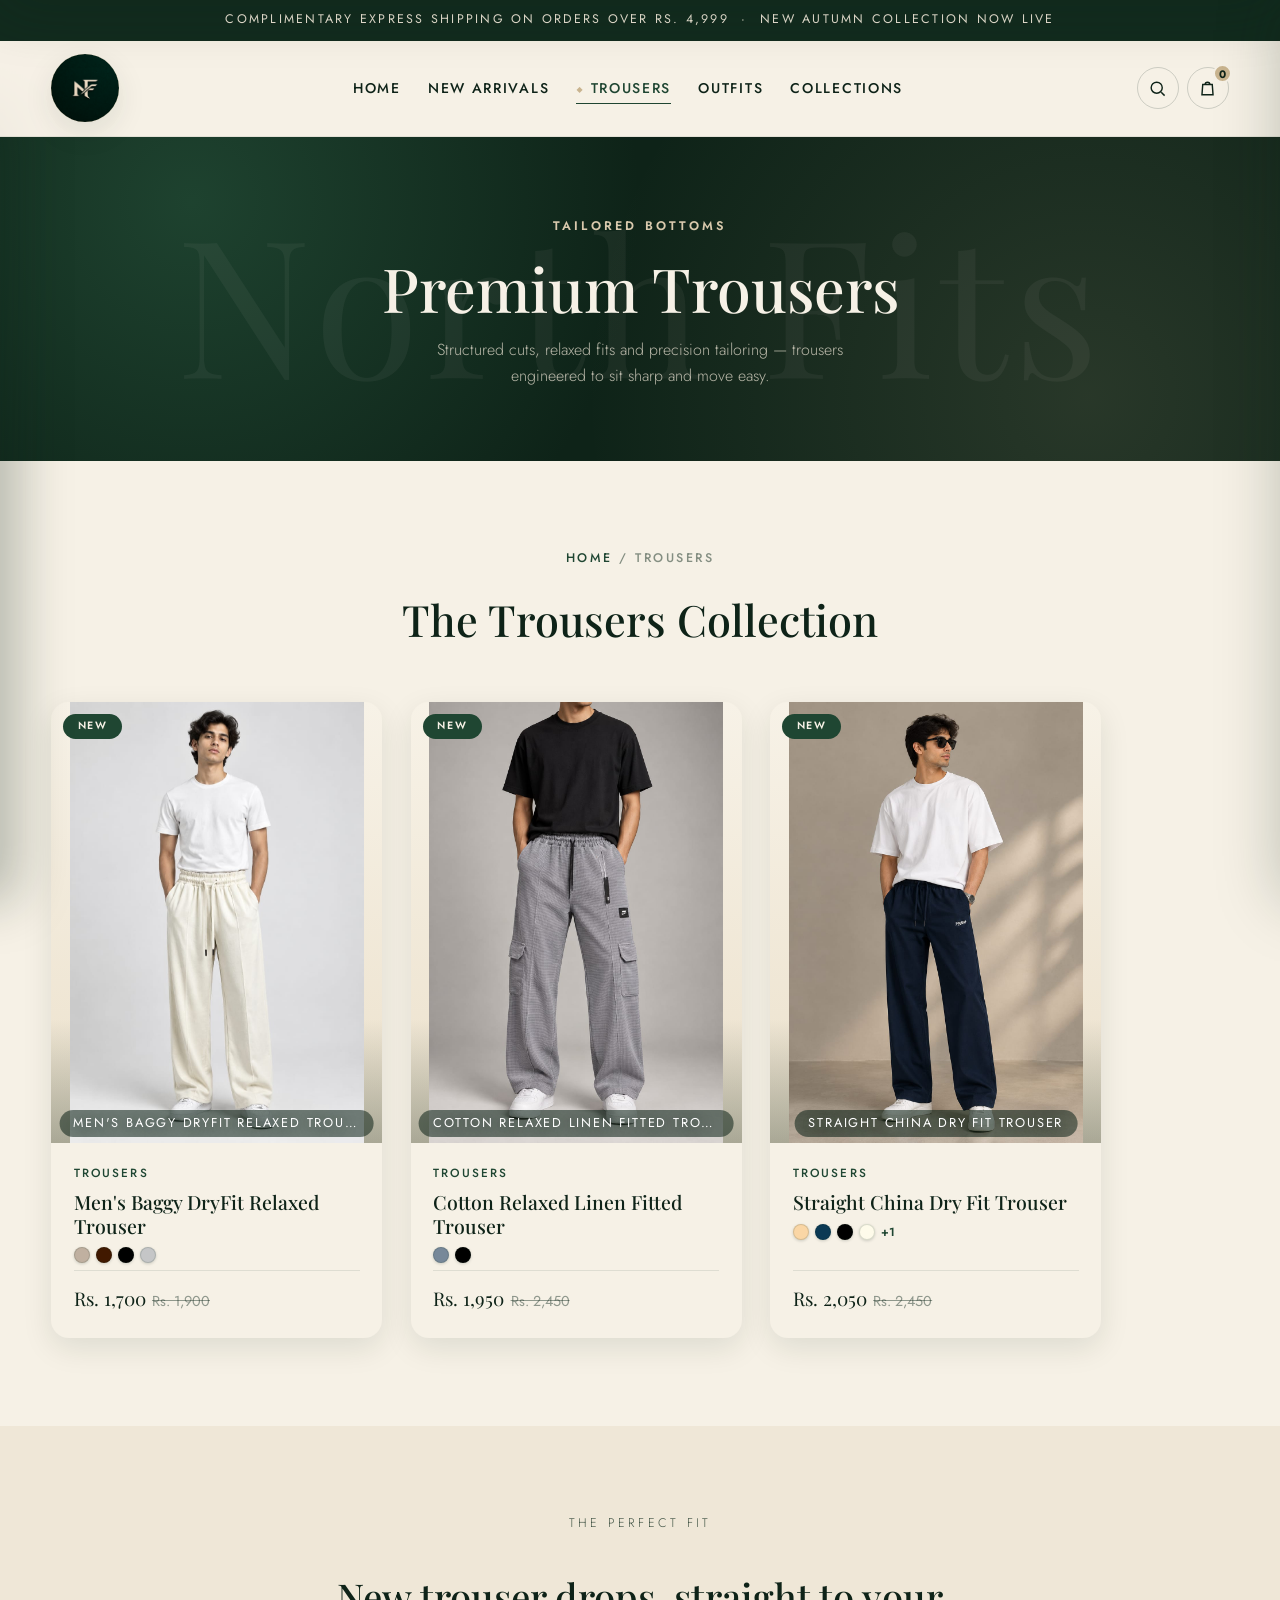
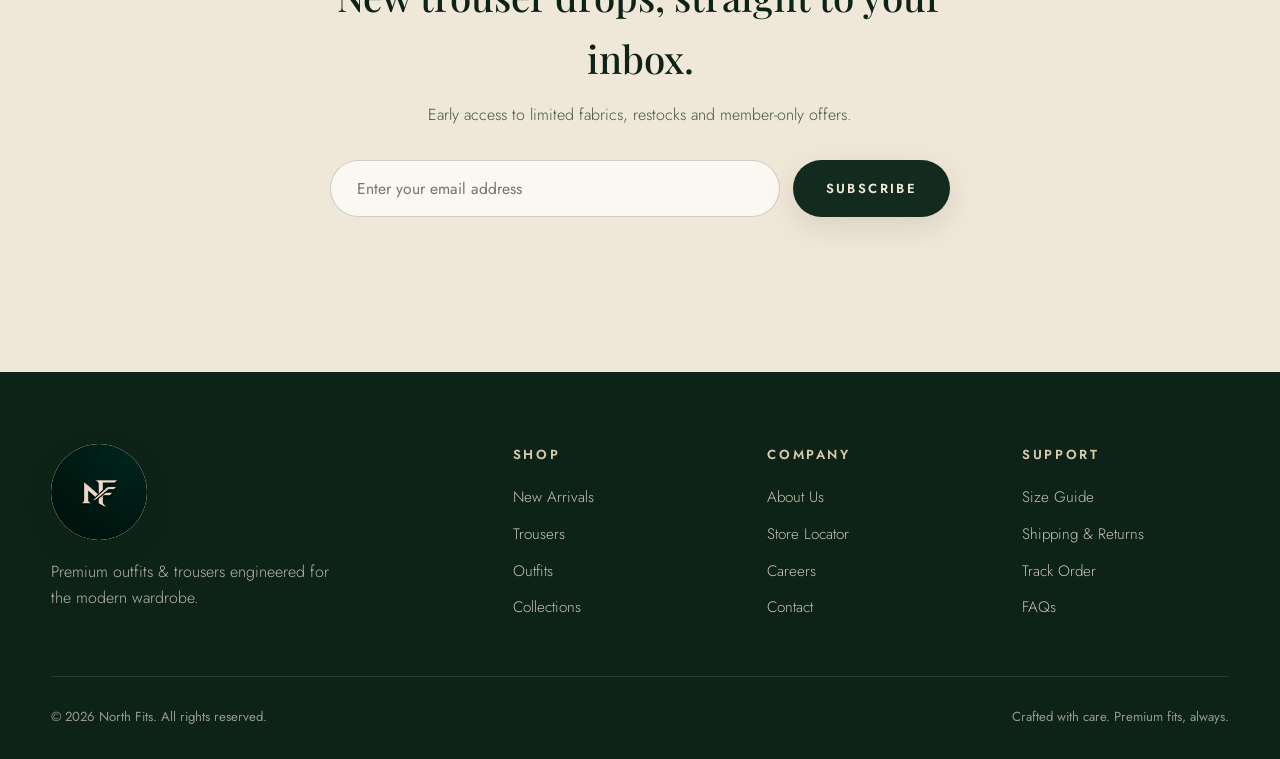
<file: trousers.html>
<!DOCTYPE html>
<html lang="en">
<head>
  <meta charset="UTF-8" />
  <meta name="viewport" content="width=device-width, initial-scale=1.0" />
  <title>Trousers — North Fits</title>
  <meta name="description" content="Premium tailored trousers from North Fits — structured cuts, relaxed fits and precision tailoring for the modern wardrobe." />
  <link rel="preconnect" href="https://fonts.googleapis.com" />
  <link rel="preconnect" href="https://fonts.gstatic.com" crossorigin />
  <link href="https://fonts.googleapis.com/css2?family=Playfair+Display:ital,wght@0,400;0,500;0,600;0,700;1,400&family=Jost:wght@300;400;500;600;700&display=swap" rel="stylesheet" />
  <link rel="icon" href="NORTH%20FITS%20LOGO.png" />
  <link rel="stylesheet" href="styles.css" />
</head>
<body>

  <!-- Loader -->
  <div class="loader" data-loader>
    <div class="loader-spin">
      <span class="loader-ring r1"></span>
      <span class="loader-ring r2"></span>
      <img src="NORTH%20FITS%20LOGO.png" alt="North Fits" />
    </div>
  </div>

  <div class="announcement">
    <p>Complimentary Express Shipping on Orders Over Rs. 4,999 &nbsp;·&nbsp; New Autumn Collection Now Live</p>
  </div>

  <header class="header">
    <div class="container header-inner">
      <button class="nav-toggle" aria-label="Open menu" aria-expanded="false">
        <span></span><span></span><span></span>
      </button>

      <a class="brand" href="index.html">
        <span class="brand-frame"><img src="NORTH%20FITS%20LOGO.png" alt="North Fits" /></span>
      </a>

      <nav class="nav" aria-label="Primary">
        <ul>
          <li><a href="index.html">Home</a></li>
          <li><a href="arrivals.html">New Arrivals</a></li>
          <li><a href="trousers.html" class="active">Trousers</a></li>
          <li><a href="outfits.html">Outfits</a></li>
          <li><a href="collections.html">Collections</a></li>
        </ul>
      </nav>

      <div class="header-actions">
        <button class="icon-btn" aria-label="Search"><svg viewBox="0 0 24 24" fill="none" stroke="currentColor" stroke-width="1.8"><circle cx="11" cy="11" r="7"/><path d="M21 21l-4.3-4.3"/></svg></button>
        
        <button class="icon-btn cart-btn" aria-label="Cart" data-cart-open>
          <svg viewBox="0 0 24 24" fill="none" stroke="currentColor" stroke-width="1.8"><path d="M6 7h12l1 13H5L6 7z"/><path d="M9 7a3 3 0 0 1 6 0"/></svg>
          <span class="cart-count" data-cart-count>0</span>
        </button>
      </div>
    </div>
  </header>

  <div class="mobile-menu" data-mobile-menu>
    <nav aria-label="Mobile">
      <ul>
        <li><a href="index.html">Home</a></li>
        <li><a href="arrivals.html">New Arrivals</a></li>
        <li><a href="trousers.html">Trousers</a></li>
        <li><a href="outfits.html">Outfits</a></li>
        <li><a href="collections.html">Collections</a></li>
      </ul>
    </nav>
  </div>

  <section class="page-hero">
    <span class="page-hero-mark">North Fits</span>
    <div class="container">
      <p class="eyebrow">Tailored Bottoms</p>
      <h1>Premium Trousers</h1>
      <p class="lead">Structured cuts, relaxed fits and precision tailoring — trousers engineered to sit sharp and move easy.</p>
    </div>
  </section>

  <section class="section">
    <div class="container">
      <div class="page-head">
        <p class="crumb"><a href="index.html">Home</a> / Trousers</p>
        <h2>The Trousers Collection</h2>
      </div>
      <div class="product-grid" data-products data-filter="trousers"></div>
    </div>
  </section>

  <section class="section newsletter">
    <div class="container newsletter-inner">
      <p class="eyebrow">The Perfect Fit</p>
      <h2>New trouser drops, straight to your inbox.</h2>
      <p>Early access to limited fabrics, restocks and member-only offers.</p>
      <form class="newsletter-form" data-newsletter>
        <input type="email" placeholder="Enter your email address" aria-label="Email address" required />
        <button type="submit" class="btn btn-solid">Subscribe</button>
      </form>
      <p class="form-note" data-newsletter-note></p>
    </div>
  </section>

  <footer class="footer">
    <div class="container footer-grid">
      <div class="footer-brand">
        <span class="brand-frame footer-logo"><img src="NORTH%20FITS%20LOGO.png" alt="North Fits" /></span>
        <p>Premium outfits &amp; trousers engineered for the modern wardrobe.</p>
      </div>
      <div class="footer-col">
        <h4>Shop</h4>
        <ul>
          <li><a href="arrivals.html">New Arrivals</a></li>
          <li><a href="trousers.html">Trousers</a></li>
          <li><a href="outfits.html">Outfits</a></li>
          <li><a href="collections.html">Collections</a></li>
        </ul>
      </div>
      <div class="footer-col">
        <h4>Company</h4>
        <ul>
          <li><a href="about.html">About Us</a></li>
          <li><a href="about.html">Store Locator</a></li>
          <li><a href="about.html">Careers</a></li>
          <li><a href="about.html">Contact</a></li>
        </ul>
      </div>
      <div class="footer-col">
        <h4>Support</h4>
        <ul>
          <li><a href="trousers.html">Size Guide</a></li>
          <li><a href="about.html">Shipping &amp; Returns</a></li>
          <li><a href="about.html">Track Order</a></li>
          <li><a href="about.html">FAQs</a></li>
        </ul>
      </div>
    </div>
    <div class="container footer-bottom">
      <p>© <span data-year>2026</span> North Fits. All rights reserved.</p>
      <p>Crafted with care. Premium fits, always.</p>
    </div>
  </footer>

  <div class="cart-backdrop" data-cart-backdrop></div>
  <aside class="cart" data-cart aria-label="Shopping cart">
    <div class="cart-head">
      <h3>Your Cart</h3>
      <button class="icon-btn" aria-label="Close cart" data-cart-close><svg viewBox="0 0 24 24" fill="none" stroke="currentColor" stroke-width="1.8"><path d="M6 6l12 12M18 6L6 18"/></svg></button>
    </div>
    <ul class="cart-list" data-cart-list></ul>
    <div class="cart-foot">
      <div class="cart-total"><span>Subtotal</span><strong data-cart-total>Rs. 0</strong></div>
      <button class="btn btn-solid btn-block" data-checkout>Checkout</button>
      <p class="cart-note">Taxes &amp; shipping calculated at checkout.</p>
    </div>
  </aside>

  

  <script src="products.js"></script>
  <script src="script.js"></script>
</body>
</html>
</file>
<file: styles.css>
/* =========================================================
   NORTH FITS — Premium Outfits & Trousers
   Theme: Beige + Dark Green
   ========================================================= */

:root {
  --green-900: #0e2318;
  --green-800: #122b1e;
  --green-700: #173827;
  --green-600: #1f4632;
  --green-500: #2b5c42;
  --beige-100: #f6f1e6;
  --beige-200: #efe7d7;
  --beige-300: #e6dac4;
  --beige-400: #d9c9ad;
  --beige-500: #c9b48f;
  --ink: #1a1a17;
  --cream: #fbf8f1;
  --serif: 'Playfair Display', Georgia, serif;
  --sans: 'Jost', 'Segoe UI', system-ui, sans-serif;
  --shadow-lg: 0 30px 60px rgba(14, 35, 24, 0.18);
  --shadow-sm: 0 10px 30px rgba(14, 35, 24, 0.10);
  --radius: 18px;
}

/* ---------- Reset ---------- */
* { margin: 0; padding: 0; box-sizing: border-box; }

html { scroll-behavior: smooth; }

body {
  font-family: var(--sans);
  background: var(--beige-100);
  color: var(--ink);
  line-height: 1.6;
  -webkit-font-smoothing: antialiased;
}

img { max-width: 100%; display: block; }

ul { list-style: none; }
a { text-decoration: none; color: inherit; }
button { font-family: inherit; cursor: pointer; }

.container {
  width: min(1200px, 92%);
  margin-inline: auto;
}

/* ---------- Announcement ---------- */
.announcement {
  background: var(--green-800);
  color: var(--beige-200);
  text-align: center;
  font-size: 0.78rem;
  letter-spacing: 0.18em;
  text-transform: uppercase;
  padding: 0.65rem 1rem;
  font-weight: 400;
}

/* =========================================================
   PRE-ORDER BANNER — homepage top
   ========================================================= */
.preorder-banner {
  position: relative;
  overflow: hidden;
  background: linear-gradient(120deg, var(--green-900) 0%, var(--green-700) 55%, var(--green-800) 100%);
  color: var(--beige-100);
}

.preorder-glow {
  position: absolute;
  inset: 0;
  background:
    radial-gradient(60% 140% at 12% 20%, rgba(233, 196, 106, 0.20) 0%, transparent 55%),
    radial-gradient(50% 120% at 88% 80%, rgba(233, 196, 106, 0.14) 0%, transparent 55%);
  pointer-events: none;
}

.preorder-inner {
  position: relative;
  display: flex;
  align-items: center;
  justify-content: space-between;
  gap: 1.8rem;
  padding-block: 1.5rem;
  flex-wrap: wrap;
}

.preorder-copy { max-width: 620px; }

.preorder-tag {
  display: inline-flex;
  align-items: center;
  gap: 0.5rem;
  font-size: 0.68rem;
  letter-spacing: 0.22em;
  text-transform: uppercase;
  font-weight: 600;
  color: #e9c46a;
  border: 1px solid rgba(233, 196, 106, 0.45);
  background: rgba(233, 196, 106, 0.10);
  padding: 0.32rem 0.85rem;
  border-radius: 999px;
}

.preorder-pulse {
  width: 8px;
  height: 8px;
  border-radius: 50%;
  background: #e9c46a;
  box-shadow: 0 0 0 0 rgba(233, 196, 106, 0.7);
  animation: prePulse 1.8s ease-out infinite;
}

@keyframes prePulse {
  0% { box-shadow: 0 0 0 0 rgba(233, 196, 106, 0.7); }
  70% { box-shadow: 0 0 0 10px rgba(233, 196, 106, 0); }
  100% { box-shadow: 0 0 0 0 rgba(233, 196, 106, 0); }
}

.preorder-copy h2 {
  font-family: var(--serif);
  font-size: clamp(1.7rem, 3.4vw, 2.5rem);
  font-weight: 500;
  line-height: 1.15;
  margin-top: 0.6rem;
  color: var(--cream);
}

.preorder-copy h2 em {
  font-style: italic;
  color: #e9c46a;
}

.preorder-copy p {
  margin-top: 0.55rem;
  font-size: 0.96rem;
  font-weight: 300;
  color: rgba(246, 241, 230, 0.85);
}

.preorder-copy p strong { font-weight: 600; color: var(--cream); }

.preorder-cta { display: flex; gap: 0.75rem; flex-wrap: wrap; }
.preorder-cta .btn {
  white-space: nowrap;
  display: inline-flex;
  align-items: center;
  justify-content: center;
}

/* banner ke andar ghost button dark background par readable ho */
.preorder-banner .btn-ghost {
  color: var(--beige-100);
  border-color: rgba(246, 241, 230, 0.45);
}
.preorder-banner .btn-ghost:hover {
  background: rgba(246, 241, 230, 0.12);
  border-color: rgba(246, 241, 230, 0.8);
}

@media (max-width: 720px) {
  .preorder-inner {
    flex-direction: column;
    align-items: flex-start;
    gap: 1.15rem;
    padding-block: 1.3rem;
  }
  .preorder-cta { width: 100%; }
  .preorder-cta .btn { flex: 1 1 auto; text-align: center; justify-content: center; }
}

/* =========================================================
   PRE-ORDER OFFER STRIP — "first 10 customers" slide
   ========================================================= */
.offer-strip {
  background: linear-gradient(90deg, #e9c46a 0%, #f0d78a 50%, #e9c46a 100%);
  color: var(--green-900);
  border-bottom: 1px solid rgba(18, 43, 30, 0.12);
}

.offer-inner {
  display: flex;
  align-items: center;
  justify-content: center;
  gap: 1.1rem;
  padding-block: 0.8rem;
  flex-wrap: wrap;
  text-align: center;
}

.offer-badge {
  display: inline-flex;
  align-items: center;
  font-size: 0.62rem;
  letter-spacing: 0.2em;
  text-transform: uppercase;
  font-weight: 700;
  color: #f6f1e6;
  background: var(--green-800);
  padding: 0.34rem 0.8rem;
  border-radius: 999px;
  white-space: nowrap;
}

.offer-text {
  font-size: 0.98rem;
  font-weight: 400;
  letter-spacing: 0.01em;
}

.offer-text strong { font-weight: 700; }

.offer-text em {
  font-style: normal;
  font-weight: 700;
  color: var(--green-900);
  background: rgba(255, 255, 255, 0.65);
  padding: 0.05rem 0.4rem;
  border-radius: 5px;
}

.btn-gold {
  background: var(--green-800);
  color: var(--beige-100);
  padding: 0.6rem 1.5rem;
  box-shadow: none;
  display: inline-flex;
  align-items: center;
  justify-content: center;
}

.btn-gold:hover {
  background: var(--green-600);
  color: var(--cream);
  transform: translateY(-2px);
}

@media (max-width: 720px) {
  .offer-inner { gap: 0.65rem; padding-block: 0.85rem; }
  .offer-text { font-size: 0.9rem; }
  .offer-strip .btn-gold { width: 100%; max-width: 320px; }
}

/* ---------- Header ---------- */
.header {
  position: sticky;
  top: 0;
  z-index: 100;
  background: rgba(246, 241, 230, 0.88);
  backdrop-filter: blur(14px);
  border-bottom: 1px solid rgba(18, 43, 30, 0.08);
}

.header-inner {
  display: flex;
  align-items: center;
  justify-content: space-between;
  gap: 1.5rem;
  padding-block: 0.85rem;
}

.brand { flex: 0 0 auto; display: inline-flex; }

.brand-frame {
  display: grid;
  place-items: center;
  width: 68px;
  height: 68px;
  border-radius: 50%;
  background: var(--green-800);
  box-shadow: inset 0 0 0 3px var(--beige-400), var(--shadow-sm);
  overflow: hidden;
  flex: 0 0 auto;
}

.brand-frame img {
  width: 100%;
  height: 100%;
  object-fit: contain;
  border-radius: 50%;
}

.nav ul {
  display: flex;
  gap: 1.7rem;
  font-size: 0.88rem;
  letter-spacing: 0.12em;
  text-transform: uppercase;
  font-weight: 500;
}

.nav a {
  position: relative;
  color: var(--green-900);
  padding-block: 0.4rem;
}

.nav a::after {
  content: '';
  position: absolute;
  left: 0; bottom: 0;
  width: 0;
  height: 1.5px;
  background: var(--green-600);
  transition: width 0.3s ease;
}

.nav a:hover::after { width: 100%; }

.nav a.active { color: var(--green-600); }
.nav a.active::after { width: 100%; }
.nav a.active::before {
  content: '◆';
  font-size: 0.5rem;
  vertical-align: middle;
  margin-right: 0.4rem;
  color: var(--beige-500);
}

.header-actions { display: flex; gap: 0.5rem; }

.icon-btn {
  background: transparent;
  border: 1px solid rgba(18, 43, 30, 0.18);
  width: 42px;
  height: 42px;
  border-radius: 50%;
  display: grid;
  place-items: center;
  color: var(--green-900);
  transition: all 0.25s ease;
  position: relative;
}

.icon-btn svg { width: 19px; height: 19px; }

.icon-btn:hover {
  background: var(--green-800);
  color: var(--beige-200);
  border-color: var(--green-800);
}

.cart-count {
  position: absolute;
  top: -4px;
  right: -4px;
  background: var(--beige-500);
  color: var(--green-900);
  font-size: 0.68rem;
  font-weight: 700;
  width: 19px;
  height: 19px;
  border-radius: 50%;
  display: grid;
  place-items: center;
  border: 2px solid var(--beige-100);
}

.nav-toggle {
  display: none;
  background: none;
  border: 0;
  width: 42px;
  height: 42px;
  flex-direction: column;
  align-items: center;
  justify-content: center;
  gap: 5px;
}

.nav-toggle span {
  width: 24px;
  height: 2px;
  background: var(--green-900);
  transition: 0.3s;
}

.nav-toggle.open span:nth-child(1) { transform: translateY(7px) rotate(45deg); }
.nav-toggle.open span:nth-child(2) { opacity: 0; }
.nav-toggle.open span:nth-child(3) { transform: translateY(-7px) rotate(-45deg); }

/* Mobile menu */
.mobile-menu {
  position: fixed;
  top: 97px;
  left: 0;
  bottom: 0;
  width: 50%;
  max-width: 400px;
  min-width: 250px;
  background: var(--green-900);
  color: var(--beige-200);
  z-index: 95;
  padding: 2.2rem 2rem 2.5rem;
  border-top: 1px solid rgba(246, 241, 230, 0.1);
  box-shadow: 18px 0 50px rgba(14, 35, 24, 0.28);
  transform: translateX(-100%);
  transition: transform 0.35s ease;
  overflow-y: auto;
}

.mobile-menu.open { transform: translateX(0); }

body.nav-open { overflow: hidden; }

.mobile-menu ul { display: flex; flex-direction: column; gap: 1.4rem; }
.mobile-menu a {
  font-family: var(--serif);
  font-size: 1.7rem;
  color: var(--beige-200);
}

/* ---------- Page hero (inner pages) ---------- */
.page-hero {
  background:
    radial-gradient(circle at 15% 20%, rgba(43, 92, 66, 0.55), transparent 40%),
    radial-gradient(circle at 85% 80%, rgba(201, 180, 143, 0.14), transparent 45%),
    var(--green-900);
  color: var(--beige-100);
  padding-block: 5rem 4.5rem;
  text-align: center;
  position: relative;
  overflow: hidden;
}

.page-hero .eyebrow { color: var(--beige-400); }

.page-hero h1 {
  font-family: var(--serif);
  font-size: clamp(2.4rem, 5vw, 3.8rem);
  font-weight: 500;
  line-height: 1.1;
}

.page-hero p.lead {
  margin-top: 1rem;
  max-width: 52ch;
  margin-inline: auto;
  color: color-mix(in srgb, var(--beige-200) 75%, transparent);
  font-weight: 300;
}

.page-hero .page-hero-mark {
  position: absolute;
  top: 50%;
  left: 0;
  right: 0;
  transform: translateY(-50%);
  font-family: var(--serif);
  font-size: clamp(2.6rem, 15vw, 16rem);
  color: rgba(246, 241, 230, 0.05);
  letter-spacing: 0.03em;
  line-height: 1;
  pointer-events: none;
  white-space: nowrap;
  text-align: center;
}

.page-head {
  display: flex;
  align-items: center;
  justify-content: center;
  text-align: center;
  flex-direction: column;
  gap: 1rem;
  margin-bottom: 3rem;
}

.page-head h2 {
  font-family: var(--serif);
  font-size: clamp(2rem, 3.6vw, 2.7rem);
  font-weight: 500;
  color: var(--green-900);
}

.crumb {
  font-size: 0.78rem;
  letter-spacing: 0.2em;
  text-transform: uppercase;
  color: rgba(18, 43, 30, 0.5);
  font-weight: 500;
}

.crumb a { color: var(--green-600); }
.crumb a:hover { color: var(--green-900); }

/* ---------- Hero ---------- */
.hero {
  min-height: calc(100vh - 132px);
  display: flex;
  align-items: center;
  position: relative;
  overflow: hidden;
}

/* Decorative animation — replaces the old beige blob */
.hero-floaters {
  position: absolute;
  inset: 0;
  pointer-events: none;
  z-index: 0;
}

.floater {
  position: absolute;
  opacity: 0;
  animation: floatDiamond 9s ease-in-out infinite;
}
.floater::before { content: '\25C6'; }
.f1 { left: 4%;  top: 56%; font-size: 0.62rem; color: var(--beige-500); animation-delay: 0s; }
.f2 { left: 13%; top: 76%; font-size: 0.5rem;  color: var(--green-500); animation-delay: 1.7s; }
.f3 { left: 32%; top: 90%; font-size: 0.72rem; color: var(--beige-500); animation-delay: 0.9s; }
.f4 { left: 47%; top: 58%; font-size: 0.45rem; color: var(--green-500); animation-delay: 2.5s; }
.f5 { left: 24%; top: 42%; font-size: 0.55rem; color: var(--beige-400); animation-delay: 3.4s; }

@keyframes floatDiamond {
  0%   { transform: translateY(26px) rotate(0deg) scale(0.5); opacity: 0; }
  15%  { opacity: 0.9; }
  50%  { transform: translateY(-10px) rotate(180deg) scale(1); opacity: 0.6; }
  85%  { opacity: 0.9; }
  100% { transform: translateY(-38px) rotate(360deg) scale(0.55); opacity: 0; }
}

.hero-inner {
  position: relative;
  z-index: 1;
  display: grid;
  grid-template-columns: 1.05fr 0.95fr;
  gap: 4rem;
  align-items: center;
  padding-block: 0.75rem 1.75rem;
}

.eyebrow {
  font-size: 0.78rem;
  letter-spacing: 0.26em;
  text-transform: uppercase;
  color: var(--green-600);
  font-weight: 600;
  margin-bottom: 1.1rem;
}

.hero h1 {
  font-family: var(--serif);
  font-size: clamp(3rem, 6vw, 5.2rem);
  line-height: 1.04;
  font-weight: 500;
  color: var(--green-900);
}

.hero h1 em {
  position: relative;
  font-style: italic;
  color: var(--green-600);
}

/* Animated shimmering underline under "Noticed." */
.hero h1 em::after {
  content: '';
  position: absolute;
  left: 2%;
  right: 2%;
  bottom: 0.04em;
  height: 0.06em;
  border-radius: 3px;
  background: linear-gradient(90deg, var(--green-500), var(--beige-400), var(--green-500), var(--beige-500), var(--green-500));
  background-size: 300% 100%;
  animation: underlineSweep 6s linear infinite;
  opacity: 0.85;
}

@keyframes underlineSweep { to { background-position: 300% 0; } }

.hero .lead {
  margin-top: 1rem;
  max-width: 40ch;
  font-size: 1.06rem;
  color: rgba(18, 43, 30, 0.82);
  font-weight: 300;
}

.hero-cta {
  position: relative;
  display: flex;
  gap: 1rem;
  margin-top: 1.6rem;
  flex-wrap: wrap;
  justify-content: center;
  animation: ctaFloat 6s ease-in-out infinite;
}

/* Soft breathing halo behind the buttons — replaces the dashed ring */
.hero-cta::before {
  content: '';
  position: absolute;
  left: 50%;
  top: 50%;
  width: 340px;
  height: 96px;
  transform: translate(-50%, -50%);
  z-index: -1;
  border-radius: 50%;
  background:
    radial-gradient(50% 50% at 32% 35%, rgba(43, 92, 66, 0.20), transparent 70%),
    radial-gradient(50% 50% at 68% 60%, rgba(246, 241, 230, 0.55), transparent 75%);
  filter: blur(10px);
  pointer-events: none;
  animation: haloBreath 6s ease-in-out infinite;
}

@keyframes haloBreath {
  0%, 100% { transform: translate(-50%, -50%) scale(1);    opacity: 0.7; }
  50%      { transform: translate(-50%, -50%) scale(1.08); opacity: 1; }
}

@keyframes ctaFloat {
  0%, 100% { transform: translateY(0); }
  50%      { transform: translateY(-6px); }
}

.btn {
  display: inline-block;
  padding: 0.95rem 2rem;
  font-size: 0.82rem;
  letter-spacing: 0.18em;
  text-transform: uppercase;
  font-weight: 600;
  border-radius: 40px;
  transition: all 0.28s ease;
  border: 1px solid transparent;
}

.btn-solid {
  background: var(--green-800);
  color: var(--beige-200);
  box-shadow: var(--shadow-sm);
}

.btn-solid:hover {
  background: var(--green-600);
  color: var(--cream);
  transform: translateY(-2px);
}

/* Moving shine sweep across the hero CTA button */
.hero-cta .btn-solid {
  position: relative;
  overflow: hidden;
}

.hero-cta .btn-solid::after {
  content: '';
  position: absolute;
  top: 0;
  left: -80%;
  width: 55%;
  height: 100%;
  background: linear-gradient(100deg, transparent, rgba(246, 241, 230, 0.16), transparent);
  transform: skewX(-20deg);
  animation: sheen 5s ease-in-out infinite;
  pointer-events: none;
}

@keyframes sheen {
  0%, 55% { left: -80%; }
  100%    { left: 135%; }
}

.btn-ghost {
  border-color: var(--green-700);
  color: var(--green-800);
}

.btn-ghost:hover {
  background: var(--green-800);
  color: var(--beige-200);
}

.btn-block { width: 100%; text-align: center; }

.hero-meta {
  display: flex;
  justify-content: center;
  gap: 1.6rem;
  margin-top: 1.7rem;
  font-size: 0.78rem;
  letter-spacing: 0.14em;
  text-transform: uppercase;
  color: var(--green-700);
  font-weight: 500;
}

.hero-meta li::before {
  content: '◆';
  color: var(--beige-500);
  margin-right: 0.5rem;
  font-size: 0.6rem;
  vertical-align: middle;
}

/* Hero visual — animated brand seal */
.hero-visual {
  position: relative;
  min-height: 380px;
}

.brand-stage {
  position: relative;
  height: 100%;
  min-height: 380px;
  display: grid;
  place-items: start center;
}

.seal-center {
  position: relative;
  z-index: 2;
  width: 195px;
  height: 195px;
  box-shadow: inset 0 0 0 5px var(--beige-400), var(--shadow-lg);
  animation: float 6s ease-in-out infinite;
}

.seal-center img {
  width: 100%;
  height: 100%;
}

.ripple {
  position: absolute;
  width: 220px;
  height: 220px;
  border-radius: 50%;
  border: 1.5px solid rgba(31, 70, 50, 0.4);
  animation: ripple 4.5s ease-out infinite;
  pointer-events: none;
}

.ripple.r2 { animation-delay: 1.5s; }
.ripple.r3 { animation-delay: 3s; }

@keyframes ripple {
  0% { transform: scale(0.7); opacity: 0.8; }
  100% { transform: scale(2.1); opacity: 0; }
}

.seal-ring {
  position: absolute;
  top: -48px;
  left: 50%;
  width: 300px;
  height: 300px;
  transform: translateX(-50%);
  animation: spin 28s linear infinite;
  pointer-events: none;
}

.seal-ring .ring-text,
.seal-ring .seal-text {
  fill: var(--green-700);
  font-family: var(--sans);
  font-size: 11px;
  letter-spacing: 2.5px;
  text-transform: uppercase;
  font-weight: 500;
}

@keyframes spin {
  from { transform: translateX(-50%) rotate(0deg); }
  to { transform: translateX(-50%) rotate(360deg); }
}

/* Spin without the off-center shift — used when the ring is grid-centered */
@keyframes spinCenter {
  from { transform: rotate(0deg); }
  to { transform: rotate(360deg); }
}

.wave-lines {
  position: absolute;
  top: 60px;
  left: 50%;
  transform: translateX(-50%);
  width: 280px;
  height: 40px;
  pointer-events: none;
  overflow: visible;
}

.wave-lines path {
  fill: none;
  stroke: var(--green-600);
  stroke-width: 2.2;
  stroke-linecap: round;
  stroke-dasharray: 14 10;
  animation: dash 7s linear infinite;
}

.wave-lines .w2 {
  stroke: var(--beige-500);
  animation-delay: 1.4s;
}

.stage-orbit {
  position: absolute;
  width: 270px;
  height: 270px;
  border: 1px dashed rgba(31, 70, 50, 0.3);
  border-radius: 50%;
  animation: spin 22s linear infinite reverse;
  pointer-events: none;
}

.orb-dot {
  position: absolute;
  top: -7px;
  left: 50%;
  width: 14px;
  height: 14px;
  border-radius: 50%;
  background: var(--beige-500);
  box-shadow: 0 0 0 4px rgba(201, 180, 143, 0.35);
}

.orb-dot.d2 {
  top: auto;
  bottom: -6px;
  left: 22%;
  width: 10px;
  height: 10px;
  background: var(--green-600);
  box-shadow: 0 0 0 4px rgba(43, 92, 66, 0.3);
}

.stage-wave {
  position: absolute;
  bottom: 6%;
  width: 300px;
  height: 34px;
  pointer-events: none;
}

.stage-wave path {
  fill: none;
  stroke: var(--green-600);
  stroke-width: 2.2;
  stroke-linecap: round;
  stroke-dasharray: 14 10;
  animation: dash 7s linear infinite;
}

@keyframes dash {
  to { stroke-dashoffset: -240; }
}

.spark {
  position: absolute;
  width: 10px;
  height: 10px;
  border-radius: 50%;
  background: var(--beige-500);
  opacity: 0.7;
  animation: sparkle 4s ease-in-out infinite;
  pointer-events: none;
}

.spark.s1 { top: 16%; right: 18%; }
.spark.s2 { top: 30%; left: 12%; width: 7px; height: 7px; animation-delay: 1s; }
.spark.s3 { bottom: 24%; right: 10%; width: 6px; height: 6px; background: var(--green-500); animation-delay: 2s; }
.spark.s4 { bottom: 14%; left: 18%; width: 8px; height: 8px; animation-delay: 3s; }
.spark.s5 { top: 12%; right: 32%; width: 5px; height: 5px; background: var(--green-500); animation-delay: 0.5s; }
.spark.s6 { bottom: 32%; right: 24%; width: 7px; height: 7px; animation-delay: 2.5s; }
.spark.s7 { top: 44%; left: 6%; width: 6px; height: 6px; animation-delay: 3.5s; }

@keyframes sparkle {
  0%, 100% { transform: translateY(0) scale(1); opacity: 0.5; }
  50% { transform: translateY(-14px) scale(1.25); opacity: 0.95; }
}

@keyframes float {
  0%, 100% { transform: translateY(0); }
  50% { transform: translateY(-10px); }
}

/* ---------- Marquee ---------- */
.marquee {
  background: var(--green-800);
  color: var(--beige-300);
  overflow: hidden;
  padding-block: 1rem;
  border-block: 1px solid rgba(246, 241, 230, 0.12);
}

.marquee-track {
  display: flex;
  gap: 2.2rem;
  white-space: nowrap;
  animation: marquee 22s linear infinite;
  font-family: var(--serif);
  font-size: 1.06rem;
  letter-spacing: 0.12em;
}

.marquee-track span:not(:nth-child(odd)) { color: var(--beige-500); }

@keyframes marquee {
  from { transform: translateX(0); }
  to { transform: translateX(-50%); }
}

/* ---------- Home poster banner ---------- */
.poster {
  position: relative;
  min-height: 520px;
  display: grid;
  place-items: center;
  text-align: center;
  overflow: hidden;
  background: var(--green-900);
}
.poster-media {
  position: absolute;
  inset: 0;
  background: center/cover no-repeat;
  z-index: 0;
}
.poster-overlay {
  position: absolute;
  inset: 0;
  background: linear-gradient(180deg, rgba(14, 35, 24, 0.25) 0%, rgba(14, 35, 24, 0.55) 55%, rgba(14, 35, 24, 0.82) 100%);
  z-index: 1;
}
.poster-inner {
  position: relative;
  z-index: 2;
  width: 100%;
  padding: 6rem 1.5rem;
  display: flex;
  flex-direction: column;
  align-items: center;
  gap: 1rem;
  color: var(--beige-200);
}
.poster-inner .eyebrow {
  color: var(--beige-400);
  margin-bottom: 0;
}
.poster-inner h2 {
  font-family: var(--serif);
  font-size: clamp(2rem, 5vw, 3.6rem);
  line-height: 1.1;
  font-weight: 500;
  color: #fff;
  margin: 0;
  text-shadow: 0 4px 30px rgba(0, 0, 0, 0.35);
}
.poster-inner p {
  max-width: 48ch;
  font-size: 1.05rem;
  font-weight: 300;
  color: rgba(246, 241, 230, 0.92);
  margin: 0;
}
.poster-inner .btn { margin-top: 1rem; }

@media (max-width: 640px) {
  .poster { min-height: 380px; }
  .poster-inner { padding: 4rem 1.25rem; }
}

/* ---------- Sections ---------- */
.section { padding-block: 5.5rem; }
.section-tint { background: var(--beige-200); }

.section-head { margin-bottom: 3rem; }

.section-head h2 {
  font-family: var(--serif);
  font-size: clamp(2rem, 3.6vw, 2.9rem);
  font-weight: 500;
  color: var(--green-900);
  line-height: 1.1;
}

.section-head.row {
  display: flex;
  align-items: flex-end;
  justify-content: space-between;
  gap: 1rem;
  flex-wrap: wrap;
}

.text-link {
  font-size: 0.82rem;
  letter-spacing: 0.16em;
  text-transform: uppercase;
  font-weight: 600;
  color: var(--green-600);
  border-bottom: 1px solid var(--green-600);
  padding-bottom: 0.25rem;
}

.text-link:hover { color: var(--green-900); border-color: var(--green-900); }

/* ---------- Collections ---------- */
.collections {
  display: grid;
  grid-template-columns: 1fr 1fr;
  gap: 1.8rem;
}

.collection-item {
  position: relative;
  border-radius: var(--radius);
  overflow: hidden;
  background: var(--green-800);
  transition: transform 0.3s ease;
  display: block;
}

.collection-item:hover { transform: translateY(-6px); }

.collection-visual {
  position: relative;
  height: 460px;
  display: grid;
  place-items: center;
}

.vis-trousers {
  background: radial-gradient(circle at 35% 30%, var(--green-500), var(--green-900));
}
.vis-outfits {
  background: radial-gradient(circle at 65% 30%, var(--beige-300), var(--beige-500));
}

.collection-visual::before {
  content: '';
  position: absolute;
  width: 130px;
  height: 130px;
  border: 1px solid rgba(255,255,255,0.28);
  transform: rotate(45deg);
}

.vis-outfits::before {
  border-color: rgba(18, 43, 30, 0.35);
}

.collection-chip {
  position: absolute;
  bottom: 1.4rem;
  left: 50%;
  transform: translateX(-50%);
  background: var(--beige-200);
  color: var(--green-900);
  padding: 0.65rem 1.5rem;
  border-radius: 40px;
  font-size: 0.75rem;
  letter-spacing: 0.18em;
  text-transform: uppercase;
  font-weight: 600;
  box-shadow: var(--shadow-sm);
}

.collection-meta {
  padding: 1.6rem 1.8rem 1.9rem;
  background: var(--beige-100);
}

.collection-meta h3 {
  font-family: var(--serif);
  font-size: 1.5rem;
  font-weight: 500;
  color: var(--green-900);
}

.collection-meta p {
  color: rgba(18, 43, 30, 0.72);
  font-size: 0.95rem;
  font-weight: 300;
  margin-top: 0.3rem;
}

/* ---------- Empty product grid state ---------- */
.grid-empty {
  grid-column: 1 / -1;
  text-align: center;
  color: rgba(18, 43, 30, 0.55);
  font-family: var(--serif);
  font-size: 1.1rem;
  padding: 2.5rem 1rem;
}

/* ---------- Product grid ---------- */
.product-grid {
  display: grid;
  grid-template-columns: repeat(3, 1fr);
  gap: 1.8rem;
  max-width: 1050px;
}

.product-card {
  background: var(--beige-100);
  border-radius: var(--radius);
  overflow: hidden;
  box-shadow: var(--shadow-sm);
  transition: transform 0.3s ease, box-shadow 0.3s ease;
  display: flex;
  flex-direction: column;
  cursor: pointer;
}

.product-card:hover {
  transform: translateY(-6px);
  box-shadow: var(--shadow-lg);
}

.product-visual {
  position: relative;
  aspect-ratio: 3 / 4;
  display: grid;
  place-items: center;
  overflow: hidden;
}

.product-visual::before {
  content: '';
  position: absolute;
  inset: 0;
  opacity: 0.9;
  transition: transform 0.6s ease;
}

.product-card:hover .product-visual::before { transform: scale(1.06); }

.product-visual .product-name {
  position: relative;
  z-index: 1;
  font-family: var(--serif);
  font-size: 1.5rem;
  color: rgba(255, 255, 255, 0.9);
  text-align: center;
  line-height: 1.3;
  letter-spacing: 0.08em;
}

.visual-fabric { background: linear-gradient(140deg, var(--green-500), var(--green-900)); }
.visual-fabric::before, 
.visual-linen::before,
.visual-tweed::before,
.visual-silk::before,
.visual-cotton::before,
.visual-blazer::before {
  background:
    repeating-linear-gradient(45deg, rgba(255,255,255,0.06) 0 2px, transparent 2px 10px),
    linear-gradient(140deg, var(--g1, var(--green-600)), var(--g2, var(--green-900)));
}

.visual-linen { --g1: var(--beige-300); --g2: var(--beige-500); }
.visual-linen::before { background: repeating-linear-gradient(-45deg, rgba(18,43,30,0.08) 0 2px, transparent 2px 9px), linear-gradient(140deg, var(--beige-300), var(--beige-500)); }
.visual-linen span { color: var(--green-900); }

.visual-tweed { --g1: #2b5c42; --g2: #122b1e; }
.visual-tweed::before { background: repeating-linear-gradient(90deg, rgba(255,255,255,0.09) 0 3px, transparent 3px 9px), linear-gradient(140deg, #2b5c42, #0e2318); }

.visual-silk { --g1: var(--beige-400); --g2: var(--beige-500); }
.visual-silk::before { background: linear-gradient(140deg, var(--beige-400), var(--beige-500)); }
.visual-silk span { color: var(--green-900); }

.visual-cotton { --g1: var(--green-600); --g2: var(--green-700); }
.visual-blazer { --g1: var(--beige-300); --g2: var(--green-600); }

.badge {
  position: absolute;
  top: 0.75rem;
  left: 0.75rem;
  z-index: 2;
  background: var(--green-800);
  color: var(--beige-200);
  font-size: 0.66rem;
  letter-spacing: 0.16em;
  text-transform: uppercase;
  padding: 0.4rem 0.9rem;
  border-radius: 40px;
  font-weight: 600;
  font-family: var(--sans);
  line-height: 1.2;
  text-align: left;
}

.badge.new { background: var(--green-600); color: var(--beige-100); }
.badge.hot { background: var(--beige-400); color: var(--green-900); }

.product-info {
  padding: 1.3rem 1.4rem 1.5rem;
  display: flex;
  flex-direction: column;
  gap: 0.45rem;
  flex: 1;
}

.product-info h4 {
  font-family: var(--serif);
  font-size: 1.22rem;
  font-weight: 500;
  color: var(--green-900);
  line-height: 1.25;
}

.product-cat {
  font-size: 0.74rem;
  letter-spacing: 0.18em;
  text-transform: uppercase;
  color: var(--green-600);
  font-weight: 500;
}

.product-bottom {
  margin-top: auto;
  display: flex;
  align-items: center;
  justify-content: space-between;
  padding-top: 0.8rem;
  border-top: 1px solid rgba(18, 43, 30, 0.1);
}

.price {
  font-family: var(--serif);
  font-size: 1.18rem;
  color: var(--green-900);
}

.price del {
  font-size: 0.9rem;
  color: rgba(18, 43, 30, 0.45);
  margin-left: 0.4rem;
  font-family: var(--sans);
}

.add-btn {
  background: var(--green-800);
  color: var(--beige-200);
  border: 0;
  width: 40px;
  height: 40px;
  border-radius: 50%;
  display: grid;
  place-items: center;
  transition: all 0.25s ease;
}

.add-btn svg { width: 17px; height: 17px; }
.add-btn:hover { background: var(--green-600); transform: scale(1.08); }

/* ---------- Editorial ---------- */
.editorial { background: var(--cream); }

.editorial-grid {
  display: grid;
  grid-template-columns: 0.9fr 1.1fr;
  gap: 4rem;
  align-items: center;
}

.editorial-visual {
  position: relative;
  height: 520px;
  border-radius: var(--radius);
  background: linear-gradient(150deg, var(--green-600), var(--green-900));
  display: grid;
  place-items: center;
  overflow: hidden;
}

.editorial-visual::before {
  content: '';
  position: absolute;
  inset: 1.4rem;
  border: 1px solid rgba(246, 241, 230, 0.22);
  border-radius: 12px;
}

.ed-badge {
  font-family: var(--serif);
  font-size: 7rem;
  color: rgba(246, 241, 230, 0.16);
  letter-spacing: 0.1em;
  position: relative;
}

.editorial-copy h2 {
  font-family: var(--serif);
  font-size: clamp(2rem, 3.4vw, 2.8rem);
  font-weight: 500;
  color: var(--green-900);
  line-height: 1.18;
  margin-bottom: 1.2rem;
}

.editorial-copy > p {
  color: rgba(18, 43, 30, 0.78);
  font-weight: 300;
  max-width: 52ch;
}

.perks {
  margin-block: 1.8rem;
  display: flex;
  flex-direction: column;
  gap: 0.8rem;
  font-size: 0.98rem;
  color: var(--green-800);
  font-weight: 400;
}

.perk-dot {
  display: inline-block;
  width: 9px;
  height: 9px;
  background: var(--beige-500);
  border-radius: 50%;
  margin-right: 0.8rem;
}

/* ---------- Section dark / testimonials ---------- */
.section-dark {
  background: var(--green-900);
}

.section-dark .section-head h2 { color: var(--beige-100); }
.section-dark .eyebrow { color: var(--beige-400); }

.testimonials {
  display: grid;
  grid-template-columns: repeat(3, 1fr);
  gap: 1.8rem;
}

.quote {
  background: var(--green-800);
  border: 1px solid rgba(246, 241, 230, 0.1);
  border-radius: var(--radius);
  padding: 2.2rem 2rem;
  display: flex;
  flex-direction: column;
  gap: 1.4rem;
}

.quote::before {
  content: '“';
  font-family: var(--serif);
  font-size: 4rem;
  line-height: 0.6;
  color: var(--beige-500);
}

.quote blockquote {
  font-family: var(--serif);
  font-style: italic;
  font-size: 1.12rem;
  line-height: 1.55;
  color: var(--beige-100);
}

.quote figcaption {
  font-size: 0.8rem;
  letter-spacing: 0.16em;
  text-transform: uppercase;
  color: var(--beige-400);
  font-weight: 500;
}

.quote.feat {
  background: var(--beige-100);
  border: 1px solid rgba(18, 43, 30, 0.1);
  box-shadow: var(--shadow-sm);
}

.quote.feat::before {
  content: '◆';
  font-family: var(--sans);
  font-size: 1rem;
  color: var(--green-600);
}

.quote.feat h3 {
  font-family: var(--serif);
  font-size: 1.4rem;
  font-weight: 500;
  color: var(--green-900);
}

.quote.feat p {
  color: rgba(18, 43, 30, 0.78);
  font-weight: 300;
}

/* ---------- Newsletter ---------- */
.newsletter { background: var(--beige-200); }

.newsletter-inner {
  text-align: center;
  max-width: 620px;
}

.newsletter-inner h2 {
  font-family: var(--serif);
  font-size: clamp(1.9rem, 3vw, 2.5rem);
  font-weight: 500;
  color: var(--green-900);
  margin-bottom: 0.8rem;
}

.newsletter-inner > p {
  color: rgba(18, 43, 30, 0.78);
  font-weight: 300;
  margin-bottom: 2rem;
}

.newsletter-form {
  display: flex;
  gap: 0.8rem;
}

.newsletter-form input {
  flex: 1;
  background: var(--cream);
  border: 1px solid rgba(18, 43, 30, 0.2);
  border-radius: 40px;
  padding: 1rem 1.6rem;
  font-family: inherit;
  font-size: 0.98rem;
  color: var(--ink);
}

.newsletter-form input:focus {
  outline: none;
  border-color: var(--green-600);
}

.form-note {
  margin-top: 1rem;
  font-size: 0.9rem;
  color: var(--green-600);
  min-height: 1.2rem;
}

/* ---------- Footer ---------- */
.footer {
  background: var(--green-900);
  color: var(--beige-200);
  padding-block: 4.5rem 2rem;
}

.footer-grid {
  display: grid;
  grid-template-columns: 2fr 1fr 1fr 1fr;
  gap: 3rem;
  margin-bottom: 3.5rem;
}

.brand-frame.footer-logo {
  width: 96px;
  height: 96px;
  margin-bottom: 1.2rem;
}

.brand-frame.footer-logo img { width: 100%; height: 100%; }

.footer-brand p {
  color: color-mix(in srgb, var(--beige-200) 75%, transparent);
  font-weight: 300;
  max-width: 32ch;
}

.footer-col h4 {
  font-size: 0.82rem;
  letter-spacing: 0.2em;
  text-transform: uppercase;
  color: var(--beige-400);
  margin-bottom: 1.2rem;
  font-weight: 600;
}

.footer-col ul { display: flex; flex-direction: column; gap: 0.7rem; }
.footer-col a {
  color: color-mix(in srgb, var(--beige-200) 82%, transparent);
  font-weight: 300;
  font-size: 0.95rem;
  transition: color 0.2s;
}

.footer-col a:hover { color: var(--beige-400); }

.footer-bottom {
  display: flex;
  justify-content: space-between;
  gap: 1rem;
  flex-wrap: wrap;
  border-top: 1px solid rgba(246, 241, 230, 0.12);
  padding-top: 1.8rem;
  font-size: 0.82rem;
  color: color-mix(in srgb, var(--beige-200) 60%, transparent);
}

.footer-bottom .admin-link {
  color: var(--beige-400);
  text-decoration: underline;
  text-underline-offset: 2px;
  opacity: 0.75;
  transition: opacity 0.2s ease, color 0.2s ease;
}

.footer-bottom .admin-link:hover { opacity: 1; color: var(--beige-200); }

/* ---------- Cart drawer ---------- */
.cart-backdrop {
  position: fixed;
  inset: 0;
  background: rgba(14, 35, 24, 0.5);
  backdrop-filter: blur(3px);
  opacity: 0;
  pointer-events: none;
  transition: opacity 0.3s ease;
  z-index: 199;
}

.cart-backdrop.open { opacity: 1; pointer-events: auto; }

.cart {
  position: fixed;
  top: 0;
  right: 0;
  height: 100%;
  width: min(420px, 92vw);
  background: var(--beige-100);
  z-index: 200;
  transform: translateX(105%);
  transition: transform 0.38s ease;
  display: flex;
  flex-direction: column;
  box-shadow: -20px 0 60px rgba(14, 35, 24, 0.25);
}

.cart.open { transform: translateX(0); }

.cart-head {
  display: flex;
  align-items: center;
  justify-content: space-between;
  padding: 1.5rem 1.6rem;
  border-bottom: 1px solid rgba(18, 43, 30, 0.1);
}

.cart-head h3 {
  font-family: var(--serif);
  font-size: 1.5rem;
  font-weight: 500;
  color: var(--green-900);
}

.cart-list {
  flex: 1;
  overflow-y: auto;
  padding: 1.2rem 1.6rem;
  display: flex;
  flex-direction: column;
  gap: 1.2rem;
}

.cart-empty {
  text-align: center;
  color: rgba(18, 43, 30, 0.55);
  font-weight: 300;
  margin-top: 2rem;
  font-family: var(--serif);
  font-size: 1.1rem;
}

.cart-item {
  display: flex;
  gap: 1rem;
  align-items: center;
}

.cart-thumb {
  width: 64px;
  height: 78px;
  border-radius: 12px;
  flex: 0 0 auto;
}

.cart-item-info { flex: 1; }
.cart-item-info h4 { font-size: 0.98rem; color: var(--green-900); font-weight: 500; }
.cart-item-info p { font-size: 0.8rem; color: rgba(18,43,30,0.7); }

.cart-item-price { font-family: var(--serif); color: var(--green-900); font-size: 1rem; }

.remove-btn {
  background: none;
  border: none;
  color: rgba(18, 43, 30, 0.5);
  font-size: 1.3rem;
  line-height: 1;
  padding: 0.3rem;
}

.remove-btn:hover { color: var(--green-600); }

.cart-foot {
  padding: 1.4rem 1.6rem;
  border-top: 1px solid rgba(18, 43, 30, 0.1);
}

.cart-total {
  display: flex;
  justify-content: space-between;
  align-items: baseline;
  margin-bottom: 1.2rem;
  color: var(--green-900);
  font-size: 1rem;
}

.cart-total strong { font-family: var(--serif); font-size: 1.3rem; }

.cart-note {
  margin-top: 0.9rem;
  text-align: center;
  font-size: 0.76rem;
  color: rgba(18, 43, 30, 0.55);
}

/* ---------- Toast ---------- */
.toast {
  position: fixed;
  bottom: 2rem;
  left: 50%;
  transform: translate(-50%, 120%);
  background: var(--green-800);
  color: var(--beige-200);
  padding: 0.9rem 2rem;
  border-radius: 40px;
  font-size: 0.85rem;
  letter-spacing: 0.1em;
  box-shadow: var(--shadow-lg);
  z-index: 300;
  transition: transform 0.4s ease;
}

.toast.show { transform: translate(-50%, 0); }

/* ---------- Search ---------- */
.search-backdrop {
  position: fixed;
  inset: 0;
  z-index: 320;
  background: rgba(14, 35, 24, 0.55);
  backdrop-filter: blur(8px);
  -webkit-backdrop-filter: blur(8px);
  opacity: 0;
  pointer-events: none;
  transition: opacity 0.3s ease;
}

.search-backdrop.open { opacity: 1; pointer-events: auto; }

.search-panel {
  position: fixed;
  top: 0;
  left: 0;
  right: 0;
  z-index: 330;
  background: var(--beige-100);
  padding: 1.5rem clamp(1rem, 4vw, 2.8rem) 2rem;
  border-bottom: 1px solid rgba(18, 43, 30, 0.12);
  box-shadow: 0 24px 60px rgba(14, 35, 24, 0.28);
  transform: translateY(-110%);
  transition: transform 0.35s ease;
  max-height: 92vh;
  overflow-y: auto;
  scrollbar-width: none;
}

.search-panel::-webkit-scrollbar { display: none; }

.search-panel.open { transform: translateY(0); }

.search-bar {
  display: flex;
  align-items: center;
  gap: 0.6rem;
  background: var(--cream);
  border: 1px solid rgba(18, 43, 30, 0.22);
  border-radius: 40px;
  padding: 0.55rem 0.6rem 0.55rem 1.3rem;
  transition: border-color 0.2s ease, box-shadow 0.2s ease;
}

.search-bar:focus-within {
  border-color: var(--green-600);
  box-shadow: 0 0 0 4px rgba(43, 92, 66, 0.12);
}

.search-icon { width: 20px; height: 20px; color: var(--green-700); flex: 0 0 auto; }

.search-input {
  flex: 1;
  min-width: 0;
  background: none;
  border: 0;
  outline: none;
  font-family: inherit;
  font-size: 1.08rem;
  color: var(--ink);
  padding: 0.5rem 0;
}

.search-input::placeholder { color: rgba(18, 43, 30, 0.4); }

.search-clear {
  flex: 0 0 auto;
  width: 38px;
  height: 38px;
  border-radius: 50%;
  border: 0;
  background: var(--beige-200);
  color: var(--green-800);
  font-size: 1.2rem;
  line-height: 1;
  visibility: hidden;
  transition: background 0.2s ease;
}

.search-clear:hover { background: var(--beige-300); }

.search-meta {
  margin-top: 1rem;
  font-size: 0.85rem;
  letter-spacing: 0.06em;
  color: rgba(18, 43, 30, 0.62);
  font-weight: 300;
  min-height: 1.2rem;
}

.search-grid {
  display: grid;
  grid-template-columns: repeat(4, 1fr);
  gap: 1.5rem;
  margin-top: 1.5rem;
}

.search-grid .product-card { cursor: pointer; }

@media (max-width: 1024px) {
  .search-grid { grid-template-columns: repeat(3, 1fr); gap: 1rem; }
}

@media (max-width: 768px) {
  .search-grid { grid-template-columns: repeat(2, 1fr); gap: 0.9rem; }
}

@media (max-width: 480px) {
  .search-panel { padding-top: 1.1rem; }
  .search-grid { gap: 0.7rem; }
}

/* ---------- Page loader ---------- */
.loader {
  position: fixed;
  inset: 0;
  z-index: 9999;
  display: grid;
  place-items: center;
  background: rgba(246, 241, 230, 0.55);
  backdrop-filter: blur(8px);
  -webkit-backdrop-filter: blur(8px);
  animation: loaderFade 1.2s ease forwards;
}

.loader.done {
  opacity: 0;
  visibility: hidden;
  pointer-events: none;
}

@keyframes loaderFade {
  0% { opacity: 1; visibility: visible; }
  80% { opacity: 1; visibility: visible; }
  100% { opacity: 0; visibility: hidden; pointer-events: none; }
}

.loader-spin {
  position: relative;
  width: 150px;
  height: 150px;
  animation: loaderPulse 2.2s ease-in-out infinite;
}

.loader-spin img {
  position: absolute;
  inset: 0;
  width: 100%;
  height: 100%;
  object-fit: contain;
  border-radius: 50%;
  border: 4px solid var(--beige-200);
  box-shadow: var(--shadow-lg);
}

.loader-ring {
  position: absolute;
  border-radius: 50%;
}

.loader-ring.r1 {
  inset: -20px;
  border: 2px dashed var(--beige-500);
  animation: loaderSpin 1.5s linear infinite;
}

.loader-ring.r2 {
  inset: -34px;
  border: 1px solid rgba(43, 92, 66, 0.3);
  border-top-color: var(--green-600);
  animation: loaderSpin 1.5s linear infinite reverse;
}

@keyframes loaderSpin {
  to { transform: rotate(360deg); }
}

@keyframes loaderPulse {
  0%, 100% { transform: scale(1); }
  50% { transform: scale(1.06); }
}

/* ---------- Quick view modal ---------- */
.qv-backdrop {
  position: fixed;
  inset: 0;
  z-index: 250;
  background: rgba(14, 35, 24, 0.55);
  backdrop-filter: blur(8px);
  -webkit-backdrop-filter: blur(8px);
  opacity: 0;
  pointer-events: none;
  transition: opacity 0.35s ease;
}

.qv-backdrop.open { opacity: 1; pointer-events: auto; }

.qv {
  position: fixed;
  z-index: 260;
  top: 50%;
  left: 50%;
  transform: translate(-50%, -46%) scale(0.96);
  opacity: 0;
  pointer-events: none;
  width: min(940px, 94vw);
  height: min(88vh, 640px);
  display: grid;
  grid-template-columns: 1.05fr 1fr;
  grid-template-rows: minmax(0, 1fr);
  background: var(--beige-100);
  border-radius: var(--radius);
  overflow: hidden;
  box-shadow: var(--shadow-lg);
  transition: transform 0.35s ease, opacity 0.3s ease;
  font-family: var(--sans);
  scrollbar-width: none;
}

.qv::-webkit-scrollbar { display: none; }

.qv.open { transform: translate(-50%, -50%) scale(1); opacity: 1; pointer-events: auto; }

.qv-close {
  position: absolute;
  top: 0.9rem;
  right: 0.9rem;
  z-index: 10;
  width: 38px;
  height: 38px;
  border-radius: 50%;
  border: 0;
  background: rgba(246, 241, 230, 0.9);
  color: var(--green-800);
  font-size: 1.3rem;
  line-height: 1;
  display: grid;
  place-items: center;
  cursor: pointer;
  box-shadow: var(--shadow-sm);
  transition: transform 0.2s ease;
}

.qv-close:hover { transform: rotate(90deg); }

.qv-gallery { position: relative; display: flex; flex-direction: column; }

.qv-badge {
  position: absolute;
  top: 0.75rem;
  left: 0.75rem;
  z-index: 6;
}
.qv-badge:empty { display: none; }

.qv-stage {
  position: relative;
  flex: 1;
  min-height: 300px;
  touch-action: pan-y;
}

.qv-imgs {
  position: absolute;
  inset: 0;
}

.qv-img {
  position: absolute;
  inset: 0;
  display: grid;
  place-items: center;
  opacity: 0;
  /* Chhupi hui images tap/click events NA lein — warna upar wali (last)
     image sab clicks chura leti hai aur photo kabhi open nahi hoti. */
  pointer-events: none;
  transition: opacity 0.4s ease;
}

.qv-img.active { opacity: 1; pointer-events: auto; }

.qv-img span {
  display: none;
}

.qv-img.visual-linen span,
.qv-img.visual-silk span { display: none; }

.qv-v2::before { background: linear-gradient(60deg, var(--g1, var(--green-600)), var(--g2, var(--green-900))); }
.qv-v3::before {
  background:
    radial-gradient(circle at 30% 20%, rgba(255, 255, 255, 0.16) 0 8%, transparent 42%),
    linear-gradient(220deg, var(--g1, var(--green-600)), var(--g2, var(--green-900)));
}

.qv-dots {
  position: absolute;
  bottom: 0.9rem;
  left: 50%;
  transform: translateX(-50%);
  display: flex;
  gap: 0.5rem;
  z-index: 6;
}

.qv-dot {
  width: 8px;
  height: 8px;
  padding: 0;
  border-radius: 50%;
  border: 1px solid rgba(18, 43, 30, 0.4);
  background: rgba(255, 255, 255, 0.6);
  cursor: pointer;
  transition: all 0.25s ease;
}

.qv-dot:hover { background: rgba(255, 255, 255, 0.95); }
.qv-dot.active {
  width: 22px;
  border-radius: 40px;
  background: var(--green-800);
  border-color: var(--green-800);
}

.qv-info {
  padding: 1.7rem 1.8rem 1.3rem;
  display: flex;
  flex-direction: column;
  min-height: 0;
  background: var(--beige-100);
}

.qv-body {
  flex: 1;
  min-height: 0;
  overflow-y: auto;
  display: flex;
  flex-direction: column;
  gap: 0.7rem;
  padding-right: 0.4rem;
  scrollbar-width: none;
}

.qv-body::-webkit-scrollbar { display: none; }

.qv-info h3 {
  font-family: var(--serif);
  font-size: 1.65rem;
  font-weight: 500;
  color: var(--green-900);
  line-height: 1.2;
}

.qv-price { display: flex; align-items: baseline; gap: 0.9rem; flex-wrap: wrap; }
.qv-price .price { font-size: 1.35rem; }

.qv-save {
  font-size: 0.72rem;
  letter-spacing: 0.12em;
  text-transform: uppercase;
  color: var(--green-700);
  font-weight: 600;
  background: var(--beige-300);
  padding: 0.25rem 0.7rem;
  border-radius: 40px;
}

.qv-save:empty { display: none; }

.qv-desc {
  color: rgba(18, 43, 30, 0.75);
  font-size: 0.92rem;
  line-height: 1.7;
  font-weight: 300;
}

.qv-row { display: flex; flex-direction: column; gap: 0.6rem; }

.qv-label {
  font-size: 0.72rem;
  letter-spacing: 0.18em;
  text-transform: uppercase;
  color: var(--green-700);
  font-weight: 600;
}

.qv-colors { display: flex; gap: 0.7rem; flex-wrap: wrap; }

.swatch {
  width: 30px;
  height: 30px;
  border-radius: 50%;
  border: 2px solid var(--beige-100);
  outline: 1px solid rgba(18, 43, 30, 0.25);
  cursor: pointer;
  transition: transform 0.2s ease, box-shadow 0.2s ease;
}

.swatch:hover { transform: scale(1.12); }
.swatch.active { outline: 2px solid var(--green-800); box-shadow: 0 0 0 4px rgba(31, 70, 50, 0.2); }

.qv-sizes { display: flex; flex-wrap: wrap; gap: 0.55rem; }

.qv-size {
  min-width: 48px;
  padding: 0.55rem 0.8rem;
  border: 1px solid rgba(18, 43, 30, 0.25);
  border-radius: 10px;
  background: transparent;
  color: var(--green-900);
  font-size: 0.85rem;
  font-weight: 500;
  cursor: pointer;
  transition: all 0.22s ease;
}

.qv-size:hover { border-color: var(--green-600); }
.qv-size.active {
  background: var(--green-800);
  border-color: var(--green-800);
  color: var(--beige-200);
}

.qv-insta {
  display: inline-flex;
  align-items: center;
  gap: 0.5rem;
  margin-top: 1rem;
  padding: 0.68rem 1.15rem;
  border-radius: 40px;
  background: linear-gradient(45deg, #f09433, #e6683c, #dc2743, #cc2366, #bc1888);
  color: #fff;
  font-size: 0.76rem;
  font-weight: 600;
  letter-spacing: 0.12em;
  text-transform: uppercase;
  text-decoration: none;
  box-shadow: 0 4px 14px rgba(220, 39, 67, 0.25);
  transition: transform 0.25s ease, box-shadow 0.25s ease;
}
.qv-insta svg { width: 15px; height: 15px; flex: none; }
.qv-insta:hover {
  transform: translateY(-2px);
  box-shadow: 0 6px 20px rgba(220, 39, 67, 0.38);
}

.qv-note {
  font-size: 0.8rem;
  color: #a3492f;
  min-height: 1rem;
}

.qv-add {
  flex: 0 0 auto;
  width: 100%;
  margin-top: 1rem;
  transition: background 0.25s ease, transform 0.2s ease, box-shadow 0.25s ease;
}

.qv-add:disabled { opacity: 0.5; cursor: not-allowed; }

.qv-add:not(:disabled):hover {
  transform: translateY(-2px);
  box-shadow: 0 14px 30px rgba(14, 35, 24, 0.25);
}

.qv-add.pop { animation: qvPopup 0.5s ease; }

@keyframes qvPopup {
  0%, 100% { transform: scale(1); }
  40% { transform: scale(1.07); box-shadow: 0 0 0 6px rgba(201, 180, 143, 0.45); }
}

.cart-count { transition: transform 0.2s ease; }

.cart-count.pop { animation: countPop 0.5s ease; }

@keyframes countPop {
  0%, 100% { transform: scale(1); }
  50% { transform: scale(1.45); }
}

/* ---------- Short screens: keep hero fully visible on first load ---------- */
@media (max-height: 800px) {
  .hero { align-items: flex-start; }
  .hero-inner { padding-block: 0.75rem 1.5rem; }
  .hero h1 { font-size: clamp(2.5rem, 4.6vw, 3.9rem); }
  .hero .lead { margin-top: 0.85rem; }
  .hero-cta { margin-top: 1.3rem; }
  .hero-meta { margin-top: 1.3rem; }
  .hero-visual, .brand-stage { min-height: 320px; }
  .seal-center { width: 160px; height: 160px; }
  .seal-ring { top: -50px; width: 260px; height: 260px; }
  .wave-lines { top: 196px; width: 220px; }
  .stage-orbit { width: 220px; height: 220px; }
}

/* ---------- Responsive ---------- */
@media (max-width: 1024px) {
  .hero-inner { gap: 2.5rem; }
  .collections { grid-template-columns: 1fr; }
  .collection-visual { height: 360px; }
  .testimonials { grid-template-columns: 1fr; }
  .footer-grid { grid-template-columns: 1fr 1fr; }
}

@media (max-width: 768px) {
  .nav { display: none; }
  .nav-toggle { display: flex; }

  .hero-inner { grid-template-columns: 1fr; padding-block: 3rem; }
  .hero-visual { min-height: 440px; }
  .hero { min-height: auto; }

  /* Seal + wheel: logo bilkul wheel ke center me (dono ek hi grid cell me overlay + center) */
  .brand-stage { padding-top: 0; place-items: center; }
  .seal-center, .seal-ring { grid-area: 1 / 1; }
  .seal-center { margin-top: 0; }
  .seal-ring {
    position: static;
    left: auto;
    top: auto;
    transform: none;
    animation: spinCenter 28s linear infinite;
  }

  /* Wavy line wheel ke theek neeche */
  .wave-lines { top: 376px; width: 250px; }

  .editorial-grid { grid-template-columns: 1fr; gap: 2.5rem; }
  .editorial-visual { height: 380px; }

  .product-grid { grid-template-columns: repeat(2, 1fr); gap: 0.9rem; }

  .product-visual { aspect-ratio: 3 / 4; }
  .product-info { padding: 0.9rem 1rem 1.1rem; gap: 0.35rem; }
  .product-info h4 { font-size: 1rem; }
  .product-bottom { flex-wrap: wrap; gap: 0.5rem; }
  .badge { top: 0.6rem; left: 0.6rem; padding: 0.3rem 0.7rem; font-size: 0.58rem; }

  .newsletter-form { flex-direction: column; }
  .newsletter-form .btn { width: 100%; }

  .footer-grid { grid-template-columns: 1fr 1fr; gap: 2rem; }

  .qv { grid-template-columns: 1fr; height: auto; max-height: 92vh; overflow-y: auto; }
  .qv-stage { min-height: 250px; }
  .qv-badge { top: 0.5rem; left: 0.5rem; }
  .qv-info { padding: 1.3rem 1.2rem 1.5rem; }
  .qv-body { overflow: visible; flex: none; }
  .qv-add { position: sticky; bottom: 0; box-shadow: 0 -6px 16px rgba(14, 35, 24, 0.12); }
  .qv-dot { width: 7px; height: 7px; }
  .qv-dot.active { width: 18px; }
  .qv-info h3 { font-size: 1.4rem; }
  .qv-close { top: 0.6rem; right: 0.6rem; }
}

@media (max-width: 480px) {
  .product-grid { grid-template-columns: repeat(2, 1fr); gap: 0.7rem; }
  .hero-meta { flex-wrap: wrap; gap: 0.8rem; }
  .section { padding-block: 3.5rem; }
}

/* ---------- Checkout modal ---------- */
.co-backdrop {
  position: fixed;
  inset: 0;
  z-index: 280;
  background: rgba(14, 35, 24, 0.55);
  backdrop-filter: blur(8px);
  -webkit-backdrop-filter: blur(8px);
  opacity: 0;
  pointer-events: none;
  transition: opacity 0.35s ease;
}

.co-backdrop.open { opacity: 1; pointer-events: auto; }

.co {
  position: fixed;
  z-index: 290;
  top: 50%;
  left: 50%;
  transform: translate(-50%, -46%) scale(0.96);
  opacity: 0;
  pointer-events: none;
  width: min(540px, 94vw);
  height: min(740px, 90vh);
  min-height: 0;
  display: grid;
  grid-template-rows: auto minmax(0, 1fr) auto;
  background: var(--beige-100);
  border-radius: var(--radius);
  box-shadow: var(--shadow-lg);
  overflow: hidden;
  transition: transform 0.35s ease, opacity 0.3s ease;
  font-family: var(--sans);
}

.co.open { transform: translate(-50%, -50%) scale(1); opacity: 1; pointer-events: auto; }

.co-close {
  position: absolute;
  top: 0.9rem;
  right: 0.9rem;
  z-index: 20;
  width: 38px;
  height: 38px;
  border-radius: 50%;
  border: 0;
  background: var(--beige-300);
  color: var(--green-800);
  font-size: 1.3rem;
  line-height: 1;
  display: grid;
  place-items: center;
  cursor: pointer;
  transition: transform 0.2s ease, background 0.2s ease;
}

.co-close:hover { transform: rotate(90deg); background: var(--beige-400); }

.co-head {
  position: relative;
  padding: 1.6rem 1.8rem 0.2rem;
  border-bottom: 1px solid rgba(18, 43, 30, 0.08);
}

.co-kicker {
  font-size: 0.7rem;
  letter-spacing: 0.22em;
  text-transform: uppercase;
  color: var(--green-600);
  font-weight: 600;
  padding-right: 2.4rem;
}

.co-head h3 {
  font-family: var(--serif);
  font-size: 1.6rem;
  font-weight: 500;
  color: var(--green-900);
  margin-top: 0.15rem;
  padding-right: 2.4rem;
}

/* Stepper */
.co-steps { display: flex; align-items: center; margin-top: 1.15rem; }

.co-step {
  display: flex;
  flex-direction: column;
  align-items: center;
  gap: 0.4rem;
  flex: 0 0 auto;
}

.co-step-dot {
  width: 26px;
  height: 26px;
  border-radius: 50%;
  border: 2px solid rgba(18, 43, 30, 0.25);
  background: var(--beige-100);
  color: rgba(18, 43, 30, 0.4);
  font-size: 0.72rem;
  font-weight: 700;
  display: grid;
  place-items: center;
  transition: all 0.3s ease;
}

.co-step-label {
  font-size: 0.64rem;
  letter-spacing: 0.12em;
  text-transform: uppercase;
  color: rgba(18, 43, 30, 0.5);
  font-weight: 600;
  white-space: nowrap;
}

.co-step-bar {
  flex: 1;
  height: 3px;
  background: rgba(18, 43, 30, 0.12);
  margin: 0 0.55rem;
  border-radius: 3px;
  position: relative;
  overflow: hidden;
}

.co-step-bar::after {
  content: '';
  position: absolute;
  inset: 0;
  background: var(--green-600);
  transform: scaleX(0);
  transform-origin: left;
  transition: transform 0.42s ease;
}

.co-step-bar.done::after { transform: scaleX(1); }

.co-step.done .co-step-dot {
  background: var(--green-600);
  border-color: var(--green-600);
  color: var(--beige-100);
}

.co-step.active .co-step-dot {
  border-color: var(--green-600);
  color: var(--green-600);
  box-shadow: 0 0 0 4px rgba(43, 92, 66, 0.14);
}

.co-step.done .co-step-label { color: var(--green-600); }
.co-step.active .co-step-label { color: var(--green-900); font-weight: 700; }

/* Slides */
.co-track {
  min-height: 0;
  overflow-y: auto;
  overflow-x: hidden;
  scrollbar-width: thin;
  scrollbar-color: rgba(18, 43, 30, 0.3) transparent;
}

.co-track-inner {
  height: 100%;
}

.co-slide {
  display: none;
  padding: 1.25rem 1.8rem 1.6rem;
}

.co-slide.active {
  display: block;
  animation: coSlideIn 0.3s ease;
}

@keyframes coSlideIn {
  from { opacity: 0; transform: translateY(6px); }
  to { opacity: 1; transform: translateY(0); }
}

.co-track::-webkit-scrollbar { width: 8px; }
.co-track::-webkit-scrollbar-track { background: transparent; }
.co-track::-webkit-scrollbar-thumb { background: rgba(18, 43, 30, 0.3); border-radius: 8px; }
.co-track::-webkit-scrollbar-thumb:hover { background: rgba(18, 43, 30, 0.5); }

.co-slide-title {
  font-family: var(--serif);
  font-size: 1.35rem;
  font-weight: 500;
  color: var(--green-900);
  margin: 0.1rem 0 0.9rem;
}

/* Form */
.co-form { display: flex; flex-direction: column; gap: 0.9rem; }

.co-field { display: flex; flex-direction: column; gap: 0.4rem; }

.co-req { color: #a3492f; }
.co-req-opt { font-size: 0.66rem; color: rgba(18, 43, 30, 0.5); font-weight: 400; }

.co-field input,
.co-field select,
.co-field textarea {
  font-family: inherit;
  font-size: 0.96rem;
  background: #fff;
  border: 1px solid rgba(18, 43, 30, 0.35);
  border-radius: 12px;
  padding: 0.82rem 1rem;
  color: var(--ink);
  width: 100%;
  transition: border-color 0.2s ease, box-shadow 0.2s ease;
  resize: vertical;
}

.co-field input::placeholder,
.co-field select::placeholder,
.co-field textarea::placeholder {
  color: rgba(18, 43, 30, 0.5);
  opacity: 1;
}

.co-field textarea { min-height: 92px; }

.co-field input:focus,
.co-field select:focus,
.co-field textarea:focus {
  outline: none;
  border-color: var(--green-600);
  box-shadow: 0 0 0 4px rgba(43, 92, 66, 0.12);
}

.co-field input.co-invalid,
.co-field textarea.co-invalid {
  border-color: #a3492f;
  box-shadow: 0 0 0 4px rgba(163, 73, 47, 0.1);
}

.co-error {
  color: #a3492f;
  font-size: 0.85rem;
  min-height: 1.1rem;
  margin-top: 0.5rem;
}

/* Items list */
.co-items {
  list-style: none;
  display: flex;
  flex-direction: column;
  margin: 0.2rem 0 0.9rem;
}

.co-item {
  display: flex;
  align-items: center;
  gap: 0.9rem;
  padding: 0.7rem 0;
  border-bottom: 1px solid rgba(18, 43, 30, 0.1);
}

.co-item:last-child { border-bottom: 0; }

.co-thumb {
  width: 52px;
  height: 62px;
  border-radius: 10px;
  flex: 0 0 auto;
  background: linear-gradient(140deg, var(--g1, var(--green-600)), var(--g2, var(--green-900)));
}

.co-item-info { flex: 1; min-width: 0; }
.co-item-info h4 { font-size: 0.94rem; color: var(--green-900); font-weight: 500; line-height: 1.25; }
.co-item-info p { font-size: 0.78rem; color: rgba(18, 43, 30, 0.65); }

.co-item-price { font-family: var(--serif); color: var(--green-900); font-size: 0.98rem; white-space: nowrap; }

.co-total-row {
  display: flex;
  justify-content: space-between;
  align-items: baseline;
  border-top: 1px solid rgba(18, 43, 30, 0.14);
  padding-top: 1rem;
  color: var(--green-900);
}

.co-total-row span {
  letter-spacing: 0.12em;
  text-transform: uppercase;
  font-size: 0.78rem;
  font-weight: 600;
}

.co-total-row strong { font-family: var(--serif); font-size: 1.35rem; }

/* Delivery block */
.co-delivery {
  background: var(--beige-200);
  border: 1px solid rgba(18, 43, 30, 0.1);
  border-radius: 14px;
  padding: 1rem 1.1rem;
  display: flex;
  flex-direction: column;
  gap: 0.85rem;
  margin: 0.4rem 0 1rem;
}

.co-del-row {
  display: flex;
  align-items: center;
  justify-content: space-between;
  gap: 1rem;
}

.co-del-row span { font-size: 0.8rem; color: rgba(18, 43, 30, 0.72); }

.co-del-row strong { font-family: var(--serif); color: var(--green-900); font-size: 1.05rem; }

.co-del-row select {
  font-family: inherit;
  font-size: 0.86rem;
  background: var(--cream);
  border: 1px solid rgba(18, 43, 30, 0.22);
  border-radius: 10px;
  padding: 0.5rem 0.7rem;
  color: var(--green-800);
  max-width: 62%;
  cursor: pointer;
}

.co-del-row select:focus { outline: none; border-color: var(--green-600); }

.co-del-note {
  font-size: 0.76rem;
  color: var(--green-700);
  background: var(--beige-100);
  border-left: 3px solid var(--beige-500);
  padding: 0.6rem 0.8rem;
  border-radius: 8px;
  line-height: 1.55;
}

/* Footer */
.co-foot {
  display: flex;
  gap: 0.8rem;
  padding: 1rem 1.8rem 1.4rem;
  border-top: 1px solid rgba(18, 43, 30, 0.1);
  background: var(--beige-100);
}

.co-foot .btn { flex: 1; }
.co-back-btn { flex: 0 0 auto; }
.co-back-btn[hidden] { display: none; }

.co-next-btn:disabled { opacity: 0.5; cursor: not-allowed; }

/* Pre-order tag — order summary slide ke title ke saath */
.co-pre-tag {
  display: inline-block;
  vertical-align: middle;
  margin-left: 0.5rem;
  font-family: var(--sans);
  font-size: 0.58rem;
  letter-spacing: 0.16em;
  font-weight: 700;
  text-transform: uppercase;
  color: var(--green-800);
  background: #f2e3bd;
  border: 1px solid rgba(18, 43, 30, 0.18);
  padding: 0.22rem 0.6rem;
  border-radius: 999px;
  position: relative;
  top: -2px;
}

/* ---------- Mobile: Netlify badge se Next button na chhupe ----------
   Netlify ka "Published with Netlify" watermark bottom-right pe fixed
   hota hai. Checkout ka Next button bahi corner pe aata tha aur badge
   ke peeche chhup jata tha. Isliye mobile pe footer ko upar shift kar
   ke buttons ko badge ke clear area mein rakha gaya hai. */
@media (max-width: 640px) {
  .co-foot {
    /* neeche ~3.4rem khali chhodo jahan Netlify badge baithta hai */
    padding: 0.9rem 1.2rem calc(1.1rem + env(safe-area-inset-bottom, 0px) + 3.4rem);
    gap: 0.7rem;
  }
  .co-foot .btn {
    min-height: 48px;         /* mobile pe achha tap target */
    font-size: 0.95rem;
  }
}

/* Success overlay */
.co-success {
  position: absolute;
  inset: 0;
  z-index: 30;
  background: var(--beige-100);
  display: grid;
  place-items: center;
  opacity: 0;
  visibility: hidden;
  pointer-events: none;
  transition: opacity 0.3s ease;
}

.co-success.show { opacity: 1; visibility: visible; pointer-events: auto; }

.co-loading,
.co-tick {
  display: grid;
  place-items: center;
  text-align: center;
  gap: 1.3rem;
  padding: 1.5rem;
}

.co-loader {
  position: relative;
  width: 110px;
  height: 110px;
  animation: loaderPulse 1.6s ease-in-out infinite;
}

.co-loader img {
  position: absolute;
  inset: 0;
  width: 100%;
  height: 100%;
  object-fit: contain;
  border-radius: 50%;
  border: 4px solid var(--beige-200);
  box-shadow: var(--shadow-lg);
}

.co-loader-ring { position: absolute; border-radius: 50%; }

.co-loader-ring.r1 {
  inset: -14px;
  border: 2px dashed var(--beige-500);
  animation: loaderSpin 1.2s linear infinite;
}

.co-loader-ring.r2 {
  inset: -26px;
  border: 1px solid rgba(43, 92, 66, 0.35);
  border-top-color: var(--green-600);
  animation: loaderSpin 1.2s linear infinite reverse;
}

.co-success p {
  color: var(--green-800);
  letter-spacing: 0.16em;
  text-transform: uppercase;
  font-size: 0.8rem;
  font-weight: 600;
}

.co-tick svg { width: 120px; height: 120px; }

.co-tick-circle {
  fill: none;
  stroke: var(--green-600);
  stroke-width: 4;
  stroke-linecap: round;
  stroke-dasharray: 283;
  stroke-dashoffset: 283;
  animation: coDraw 0.9s ease forwards;
}

.co-tick-check {
  fill: none;
  stroke: var(--green-600);
  stroke-width: 6;
  stroke-linecap: round;
  stroke-linejoin: round;
  stroke-dasharray: 70;
  stroke-dashoffset: 70;
  animation: coDraw 0.55s ease 0.75s forwards;
}

@keyframes coDraw { to { stroke-dashoffset: 0; } }

.co-tick-ref {
  margin-top: 0.2rem;
  font-size: 1.05rem;
  letter-spacing: 0.22em;
  color: var(--green-900);
  animation: coFadeUp 0.6s ease forwards;
}

.co-tick-ref span { font-weight: 700; }

@keyframes coFadeUp {
  from { opacity: 0; transform: translateY(10px); }
  to { opacity: 1; transform: translateY(0); }
}

/* Success popup */
.co-pop {
  position: fixed;
  inset: 0;
  z-index: 295;
  display: grid;
  place-items: center;
  background: rgba(14, 35, 24, 0.55);
  backdrop-filter: blur(4px);
  -webkit-backdrop-filter: blur(4px);
  opacity: 0;
  visibility: hidden;
  pointer-events: none;
  transition: opacity 0.3s ease;
}

.co-pop.show { opacity: 1; visibility: visible; pointer-events: auto; }

.co-pop-card {
  width: min(400px, 92vw);
  background: var(--beige-100);
  border-radius: var(--radius);
  box-shadow: var(--shadow-lg);
  text-align: center;
  padding: 2.4rem 2rem 2rem;
  transform: scale(0.8);
  opacity: 0;
  transition: transform 0.35s cubic-bezier(0.34, 1.56, 0.64, 1), opacity 0.3s ease;
}

.co-pop.show .co-pop-card { transform: scale(1); opacity: 1; }

.co-pop-icon {
  width: 74px;
  height: 74px;
  margin: 0 auto 1.15rem;
  border-radius: 50%;
  background: var(--green-600);
  display: grid;
  place-items: center;
  box-shadow: 0 10px 28px rgba(43, 92, 66, 0.35);
}

.co-pop-icon svg {
  width: 38px;
  height: 38px;
  stroke: var(--beige-100);
  stroke-width: 3.5;
  fill: none;
  stroke-linecap: round;
  stroke-linejoin: round;
}

.co-pop-card h3 {
  font-family: var(--serif);
  font-size: 1.7rem;
  font-weight: 500;
  color: var(--green-900);
}

.co-pop-card p {
  color: rgba(18, 43, 30, 0.78);
  font-weight: 300;
  margin-top: 0.6rem;
  font-size: 0.95rem;
  line-height: 1.55;
}

.co-pop-ref { font-weight: 600; color: var(--green-800); }

.co-pop-card .btn { margin-top: 1.5rem; width: 100%; }

@media (max-width: 480px) {
  .co { max-height: 94vh; }
  .co-head { padding: 1.2rem 1.2rem 0.2rem; }
  .co-slide { padding: 1.05rem 1.2rem 1.3rem; }
  /* Neeche Netlify badge ke liye jagah chhodni zaroori hai — warna
     Next button uske peeche chhup jata hai (upar 640px rule dekho). */
  .co-foot {
    padding: 0.9rem 1.2rem calc(1.1rem + env(safe-area-inset-bottom, 0px) + 3.4rem);
  }
  .co-step-label { font-size: 0.58rem; }
  .co-step-dot { width: 24px; height: 24px; }
  .co-tick svg { width: 100px; height: 100px; }
}

/* ---------- Resume order popup ---------- */
.rs-backdrop {
  position: fixed;
  inset: 0;
  z-index: 9980;
  background: rgba(14, 35, 24, 0.55);
  backdrop-filter: blur(8px);
  -webkit-backdrop-filter: blur(8px);
  opacity: 0;
  pointer-events: none;
  transition: opacity 0.35s ease;
}

.rs-backdrop.open { opacity: 1; pointer-events: auto; }

.rs-card {
  position: fixed;
  z-index: 9990;
  top: 50%;
  left: 50%;
  transform: translate(-50%, -46%) scale(0.96);
  width: min(380px, 92vw);
  background: var(--beige-100);
  border-radius: var(--radius);
  box-shadow: var(--shadow-lg);
  padding: 2.2rem 1.9rem 1.9rem;
  text-align: center;
  opacity: 0;
  pointer-events: none;
  transition: transform 0.35s ease, opacity 0.3s ease;
  font-family: var(--sans);
}

.rs-card.open { transform: translate(-50%, -50%) scale(1); opacity: 1; pointer-events: auto; }

.rs-logo {
  display: block;
  width: 74px;
  height: 74px;
  margin: 0 auto 1.1rem;
  border-radius: 50%;
  overflow: hidden;
  background: var(--beige-200);
  box-shadow: 0 0 0 1px rgba(18, 43, 30, 0.12);
}

.rs-logo img { width: 100%; height: 100%; object-fit: cover; }

.rs-card h3 {
  font-family: var(--serif);
  font-size: 1.5rem;
  font-weight: 500;
  color: var(--green-900);
  margin: 0 0 0.55rem;
}

.rs-card p {
  font-size: 0.92rem;
  line-height: 1.6;
  color: rgba(18, 43, 30, 0.72);
  margin: 0 0 1.5rem;
}

.rs-card .btn {
  width: 100%;
  justify-content: center;
  margin-top: 0.7rem;
}

/* ---------- Product images (uploaded photos) ---------- */
.product-img {
  position: absolute;
  inset: 0;
  width: 100%;
  height: 100%;
  /* 'contain' = poori tasveer dikhe (crop na ho), card khole baghair bhi */
  object-fit: contain;
  z-index: 1;
  transition: transform 0.6s ease;
}

/* Photo ke peeche saaf halka beige backdrop — contain karne par
   kinaron mein fabric gradient ki jagah yeh nazar aata hai */
.product-visual.has-image { background: #f2ece0; }

.product-visual.has-image::before {
  opacity: 1;
  background: linear-gradient(180deg, #f7f2e7 0%, #ece1cc 100%);
}

.product-visual.has-image::after {
  content: '';
  position: absolute;
  inset: 0;
  z-index: 0;
  background: linear-gradient(180deg, rgba(14, 35, 24, 0) 72%, rgba(14, 35, 24, 0.3));
  pointer-events: none;
}

.product-visual.has-image .product-name,
.product-visual:has(.product-img) .product-name {
  position: absolute;
  top: auto;
  left: 50%;
  transform: translateX(-50%);
  bottom: 6px;
  width: max-content;
  max-width: calc(100% - 16px);
  margin: 0;
  z-index: 2;
  font-family: var(--sans);
  font-size: 0.8rem;
  letter-spacing: 0.14em;
  text-transform: uppercase;
  color: #fff;
  text-align: center;
  padding: 5px 14px;
  line-height: 1.32;
  background: rgba(14, 35, 24, 0.55);
  border-radius: 999px;
  text-shadow: 0 2px 14px rgba(14, 35, 24, 0.8);
  white-space: nowrap;
  overflow: hidden;
  text-overflow: ellipsis;
}

.product-card:hover .product-img { transform: scale(1.06); }

/* Quick view photo slides */
.visual-img { background: #f2ece0; }

.qv-photo {
  position: absolute;
  inset: 0;
  width: 100%;
  height: 100%;
  /* poori tasveer dikhe (crop na ho) */
  object-fit: contain;
}

.qv-img.visual-img span {
  display: none;
}

/* ---------- Image lightbox / zoom ---------- */
.zb {
  position: fixed;
  inset: 0;
  z-index: 320;
  background: rgba(8, 18, 12, 0.93);
  backdrop-filter: blur(10px);
  -webkit-backdrop-filter: blur(10px);
  opacity: 0;
  pointer-events: none;
  transition: opacity 0.25s ease;
}
.zb.open { opacity: 1; pointer-events: auto; }

.zb-stage {
  position: absolute;
  inset: 0;
  display: grid;
  place-items: center;
  overflow: hidden;
  cursor: grab;
  touch-action: none;
}
.zb-stage.panning { cursor: grabbing; }

.zb-img {
  max-width: 92vw;
  max-height: 86vh;
  object-fit: contain;
  border-radius: 10px;
  box-shadow: 0 24px 70px rgba(0, 0, 0, 0.55);
  user-select: none;
  -webkit-user-drag: none;
  will-change: transform;
  transition: transform 0.12s ease-out;
}
.zb-stage.panning .zb-img { transition: none; }

.zb-close {
  position: absolute;
  top: 1rem;
  right: 1rem;
  z-index: 5;
  width: 44px;
  height: 44px;
  border-radius: 50%;
  border: 0;
  background: rgba(255, 255, 255, 0.12);
  color: #fff;
  font-size: 1.5rem;
  line-height: 1;
  cursor: pointer;
  display: grid;
  place-items: center;
  transition: background 0.2s ease, transform 0.2s ease;
}
.zb-close:hover { background: rgba(255, 255, 255, 0.25); transform: rotate(90deg); }

.zb-count {
  position: absolute;
  top: 1.15rem;
  left: 1.2rem;
  z-index: 5;
  color: rgba(255, 255, 255, 0.9);
  font-family: var(--sans);
  font-size: 0.85rem;
  font-weight: 600;
  letter-spacing: 0.04em;
  background: rgba(0, 0, 0, 0.3);
  padding: 0.3rem 0.75rem;
  border-radius: 999px;
}

.zb-bar {
  position: absolute;
  bottom: 1.3rem;
  left: 50%;
  transform: translateX(-50%);
  z-index: 5;
  display: flex;
  align-items: center;
  gap: 0.35rem;
  background: rgba(255, 255, 255, 0.1);
  border: 1px solid rgba(255, 255, 255, 0.16);
  padding: 0.4rem;
  border-radius: 999px;
}
.zb-btn {
  border: 0;
  background: transparent;
  color: #fff;
  font-family: var(--sans);
  font-size: 0.88rem;
  padding: 0.45rem 0.85rem;
  border-radius: 999px;
  cursor: pointer;
  transition: background 0.2s ease;
  min-width: 40px;
}
.zb-btn:hover { background: rgba(255, 255, 255, 0.16); }
.zb-zoom {
  min-width: 56px;
  text-align: center;
  color: #fff;
  font-size: 0.82rem;
  font-weight: 600;
  font-family: var(--sans);
}

.zb-nav {
  position: absolute;
  top: 50%;
  transform: translateY(-50%);
  z-index: 5;
  width: 48px;
  height: 48px;
  border-radius: 50%;
  border: 0;
  background: rgba(255, 255, 255, 0.1);
  color: #fff;
  font-size: 1.6rem;
  line-height: 1;
  cursor: pointer;
  display: grid;
  place-items: center;
  transition: background 0.2s ease;
}
.zb-nav:hover { background: rgba(255, 255, 255, 0.25); }
.zb-nav[hidden] { display: none; }
.zb-prev { left: 1rem; }
.zb-next { right: 1rem; }

.zb-hint {
  position: absolute;
  top: 1.25rem;
  left: 50%;
  transform: translateX(-50%);
  color: rgba(255, 255, 255, 0.55);
  font-size: 0.78rem;
  font-family: var(--sans);
  letter-spacing: 0.03em;
  pointer-events: none;
  text-align: center;
  white-space: nowrap;
}

@media (max-width: 640px) {
  .zb-hint { display: none; }
  .zb-nav { width: 40px; height: 40px; font-size: 1.3rem; }
  .zb-close { width: 38px; height: 38px; }
}

/* Image thumbnails in cart + checkout */
.cart-thumb.has-img,
.co-thumb.has-img {
  background: var(--green-800);
  overflow: hidden;
}

.cart-thumb.has-img img {
  width: 100%;
  height: 100%;
  object-fit: cover;
}

.co-thumb.has-img img {
  width: 100%;
  height: 100%;
  object-fit: cover;
  border-radius: 10px;
}

/* ---------- Colour dots (product cards / cart) ---------- */
.color-dots {
  display: flex;
  align-items: center;
  gap: 6px;
  margin-top: 0.1rem;
}
.color-dot {
  width: 16px;
  height: 16px;
  border-radius: 50%;
  border: 1px solid rgba(18, 43, 30, 0.15);
  box-shadow: 0 1px 3px rgba(14, 35, 24, 0.18);
  flex-shrink: 0;
}
.color-dot.more {
  border: 0;
  width: auto;
  height: auto;
  box-shadow: none;
  font-family: var(--sans);
  font-size: 0.74rem;
  font-weight: 600;
  color: var(--green-600);
}
.color-dot-sm {
  display: inline-block;
  width: 11px;
  height: 11px;
  border-radius: 50%;
  border: 1px solid rgba(18, 43, 30, 0.2);
  vertical-align: -1px;
  margin: 0 4px 0 2px;
}
</file>
